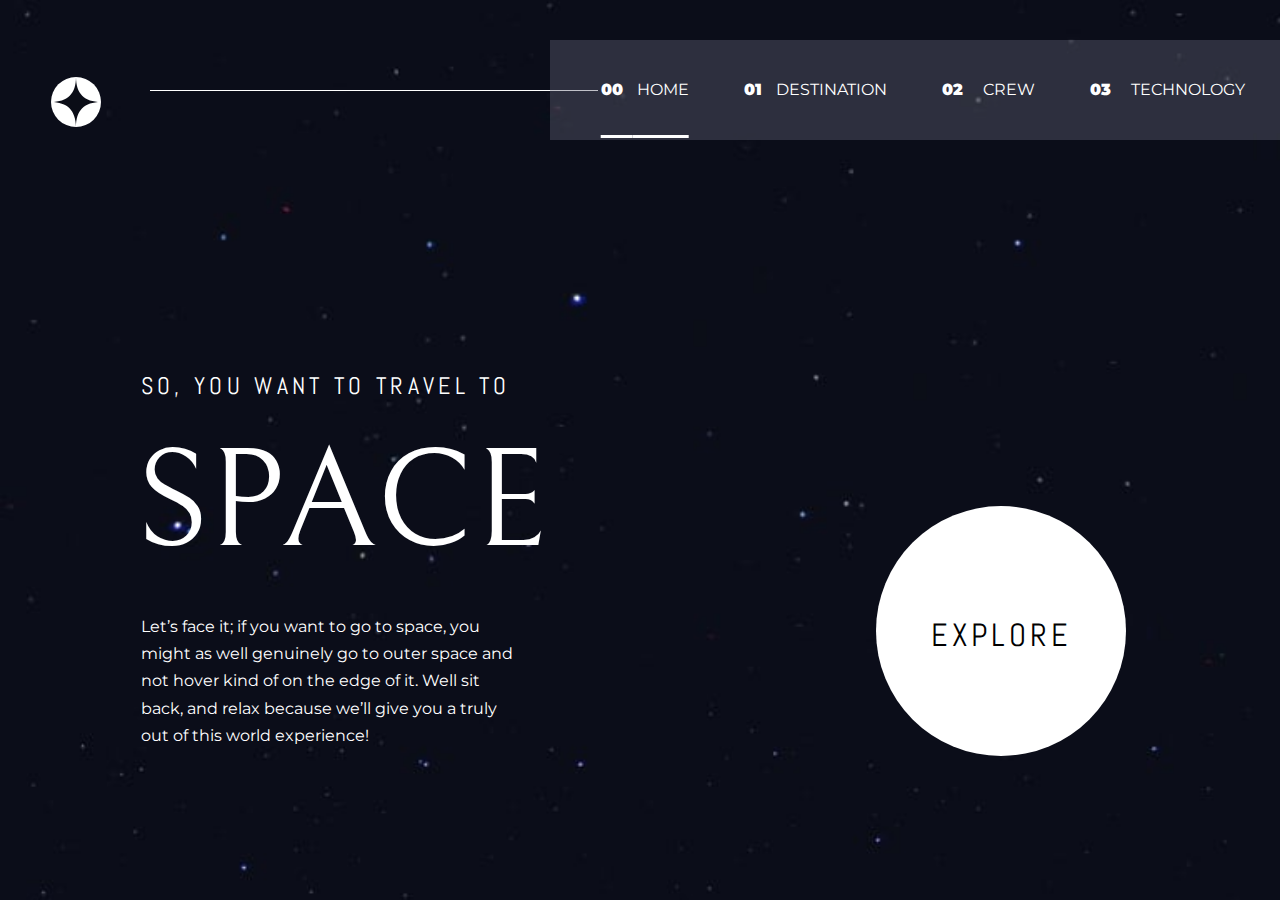
<file: index.html>
<!DOCTYPE html>

<html lang="en">

<head>

  <meta charset="UTF-8">
  <meta name="viewport" content="width=device-width, initial-scale=1.0">

  <link rel="icon" type="image/png" sizes="32x32" href="./assets/favicon-32x32.png">
  
  <title>Space Tourism Website</title>

  <link rel="stylesheet" href="styles/styles-home.css">
  <link rel="stylesheet" href="styles/all.css">

  <link rel="preconnect" href="https://fonts.googleapis.com"><link rel="preconnect" href="https://fonts.gstatic.com" crossorigin><link href="https://fonts.googleapis.com/css2?family=Abel&family=Montserrat:wght@200;400&family=Playfair+Display&display=swap" rel="stylesheet">
  <link rel="preconnect" href="https://fonts.googleapis.com"><link rel="preconnect" href="https://fonts.gstatic.com" crossorigin><link href="https://fonts.googleapis.com/css2?family=Bellefair&display=swap" rel="stylesheet">

  <style>
    body {
      background-image: url("assets/home/background-home-desktop.jpg");
      background-size: cover;
    }
    @media only screen and (max-width:1500px) {
      body {
        background-image: url("assets/home/background-home-tablet.jpg");
      } 
    }
  </style>

</head>

<body>

  <div class="logo">
    <img class="logo-img" src="assets/shared/logo.svg" alt="logo">
  </div>

  <div class="line"></div>

  <div class="navbar"></div>

  <div class="navbar-text">

    <a class="underline-title" href="index.html"><span class="numbers">00&nbsp&nbsp</span> HOME</a> 
    <a href="destination-moon.html"><span class="numbers">01&nbsp&nbsp</span> DESTINATION</a> 
    <a href="crew-commander.html"><span class="numbers">02 &nbsp&nbsp </span> CREW</a> 
    <a href="technology-vehicle.html" style="margin-right: -15px;"><span class="numbers">03 &nbsp&nbsp </span> TECHNOLOGY</a> 

  </div>


  <div class="title-home">
    
    <h2>SO, YOU WANT TO TRAVEL TO</h2>

    <h1>SPACE</h1>

    <p>Let’s face it; if you want to go to space, you might as well genuinely go to 
    outer space and not hover kind of on the edge of it. Well sit back, and relax 
    because we’ll give you a truly out of this world experience!</p>

  </div>

  <div class="explore">

    <h2><a href="destination-mars.html">EXPLORE</a></h2>

  </div>

</body>

</html>
</file>
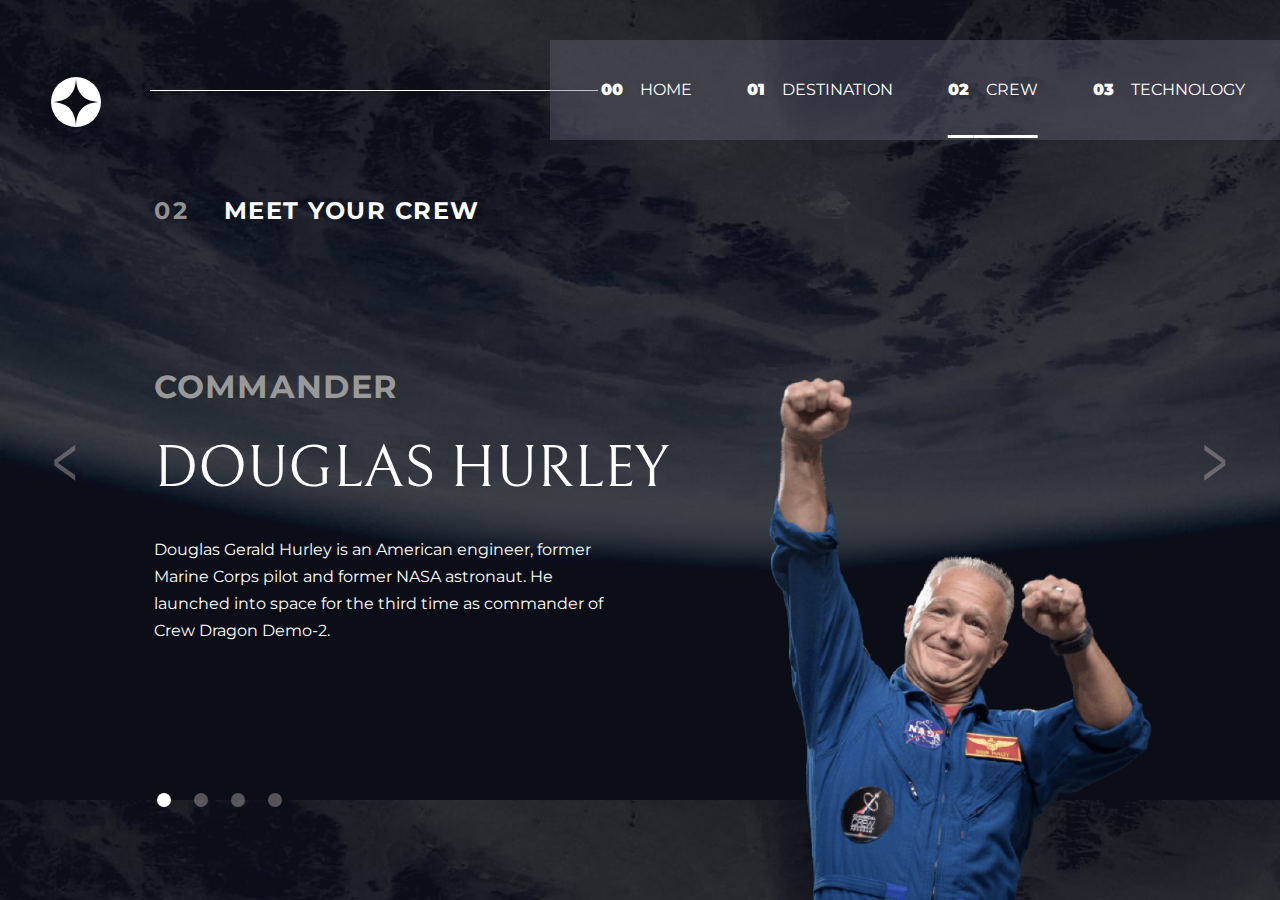
<file: crew-commander.html>
<!DOCTYPE html>
<html lang="en">
<head>
  
  <meta charset="UTF-8">
  <meta name="viewport" content="width=device-width, initial-scale=1.0">

  <link rel="icon" type="image/png" sizes="32x32" href="./assets/favicon-32x32.png">
  
  <title>Frontend Mentor | Space tourism website</title>

  <link rel="stylesheet" href="styles/styles-crew.css">
  <link rel="stylesheet" href="styles/all.css">

  <link rel="preconnect" href="https://fonts.googleapis.com"><link rel="preconnect" href="https://fonts.gstatic.com" crossorigin><link href="https://fonts.googleapis.com/css2?family=Abel&family=Montserrat:wght@200;400&family=Playfair+Display&display=swap" rel="stylesheet">
  <link rel="preconnect" href="https://fonts.googleapis.com"><link rel="preconnect" href="https://fonts.gstatic.com" crossorigin><link href="https://fonts.googleapis.com/css2?family=Bellefair&display=swap" rel="stylesheet">

  <style>
    body {
      background-image: url("assets/crew/background-crew-desktop.jpg");
      background-size: cover;
    }
    @media only screen and (max-width:800px) {
      body {
        background-image: url("assets/crew/background-crew-tablet.jpg");
      }
    }
  </style>

</head>
<body>

  <div class="logo">
    <img class="logo-img" src="assets/shared/logo.svg" alt="logo">
  </div>

  <div class="line"></div>

  <div class="navbar"></div>

  <div class="navbar-text">

    <a href="index.html"><span class="numbers">00 </span> &nbsp&nbsp HOME</a> 
    <a href="destination-moon.html"><span class="numbers">01 </span> &nbsp&nbsp DESTINATION</a> 
    <a class="underline-title" href="crew-commander.html"><span class="numbers">02 </span> &nbsp&nbsp CREW</a> 
    <a href="technology-vehicle.html" style="margin-right: -15px;"><span class="numbers">03 </span> &nbsp&nbsp TECHNOLOGY</a> 

  </div>

  <div class="title">
    <h2><span class="title-num">02</span>&nbsp&nbsp&nbsp MEET YOUR CREW</h2> 
  </div>

  <img class="picture" src="assets/crew/image-douglas-hurley.png" alt="">

  <div class="info">

    <h2>COMMANDER</h2>

    <h1>DOUGLAS HURLEY</h1>

    <p>Douglas Gerald Hurley is an American engineer, former Marine Corps pilot 
      and former NASA astronaut. He launched into space for the third time as 
      commander of Crew Dragon Demo-2.</p>

  </div>

  <a class="arrow left" href="#">&lt</a>
  <a class="arrow right next" href="crew-pilot.html">&gt</a>

  <div class="wheres">
    <table>
      <tr>
        <td><div class="where" style="background-color: white !important;"><a href="crew-commander.html">W</a></div></td>
        <td><div class="where"><a href="crew-pilot.html">W</a></div></td>
        <td><div class="where"><a href="crew-specialist.html">W</a></div></td>
        <td><div class="where"><a href="crew-engineer.html">W</a></div></td>
      </tr>
    </table>
  </div>

</body>
</html>
</file>
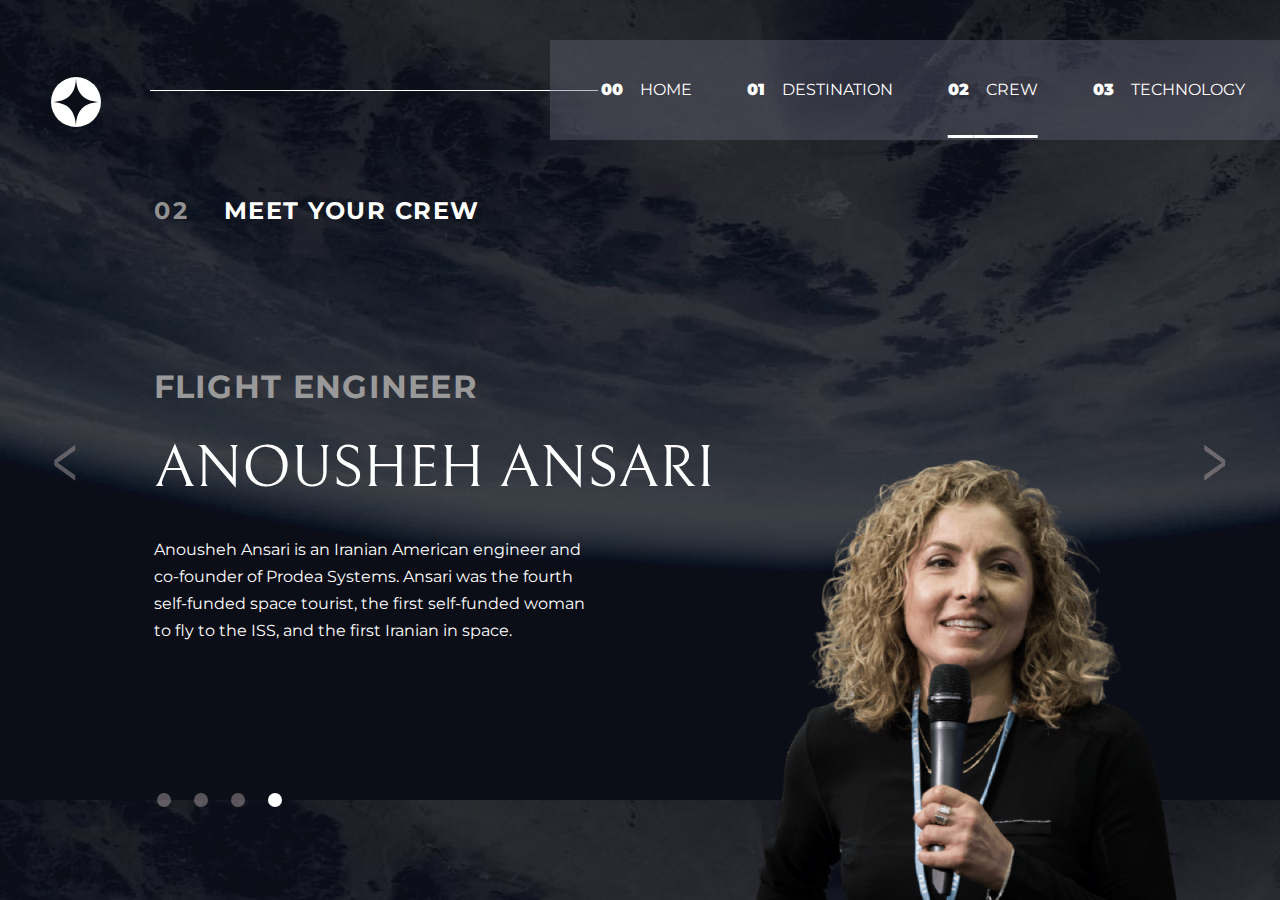
<file: crew-engineer.html>
<!DOCTYPE html>
<html lang="en">
<head>
  
  <meta charset="UTF-8">
  <meta name="viewport" content="width=device-width, initial-scale=1.0">

  <link rel="icon" type="image/png" sizes="32x32" href="./assets/favicon-32x32.png">
  
  <title>Frontend Mentor | Space tourism website</title>

  <link rel="stylesheet" href="styles/styles-crew.css">
  <link rel="stylesheet" href="styles/all.css">

  <link rel="preconnect" href="https://fonts.googleapis.com"><link rel="preconnect" href="https://fonts.gstatic.com" crossorigin><link href="https://fonts.googleapis.com/css2?family=Abel&family=Montserrat:wght@200;400&family=Playfair+Display&display=swap" rel="stylesheet">
  <link rel="preconnect" href="https://fonts.googleapis.com"><link rel="preconnect" href="https://fonts.gstatic.com" crossorigin><link href="https://fonts.googleapis.com/css2?family=Bellefair&display=swap" rel="stylesheet">

  <style>
    body {
      background-image: url("assets/crew/background-crew-desktop.jpg");
      background-size: cover;
    }
    @media only screen and (max-width:800px) {
      body {
        background-image: url("assets/crew/background-crew-tablet.jpg");
      }
    }
  </style>

</head>
<body>

  <div class="logo">
    <img class="logo-img" src="assets/shared/logo.svg" alt="logo">
  </div>

  <div class="line"></div>

  <div class="navbar"></div>

  <div class="navbar-text">

    <a href="index.html"><span class="numbers">00 </span> &nbsp&nbsp HOME</a> 
    <a href="destination-moon.html"><span class="numbers">01 </span> &nbsp&nbsp DESTINATION</a> 
    <a class="underline-title" href="crew-commander.html"><span class="numbers">02 </span> &nbsp&nbsp CREW</a> 
    <a href="technology-vehicle.html" style="margin-right: -15px;"><span class="numbers">03 </span> &nbsp&nbsp TECHNOLOGY</a> 

  </div>

  <div class="title">
    <h2><span class="title-num">02</span>&nbsp&nbsp&nbsp MEET YOUR CREW</h2> 
  </div>

  <img class="picture-engineer" src="assets/crew/image-anousheh-ansari.png" alt="">

  <div class="info">

    <h2>FLIGHT ENGINEER</h2>

    <h1>ANOUSHEH ANSARI</h1>

    <p>Anousheh Ansari is an Iranian American engineer and co-founder of Prodea Systems. 
      Ansari was the fourth self-funded space tourist, the first self-funded woman to 
      fly to the ISS, and the first Iranian in space. </p>

  </div>

  <a class="arrow left next" href="crew-specialist.html">&lt</a>
  <a class="arrow right" href="#">&gt</a>

  <div class="wheres">
    <table>
      <tr>
        <td><div class="where"><a href="crew-commander.html">W</a></div></td>
        <td><div class="where"><a href="crew-pilot.html">W</a></div></td>
        <td><div class="where"><a href="crew-specialist.html">W</a></div></td>
        <td><div class="where" style="background-color: white !important;"><a href="crew-engineer.html">W</a></div></td>
      </tr>
    </table>
  </div>

</body>
</html>
</file>
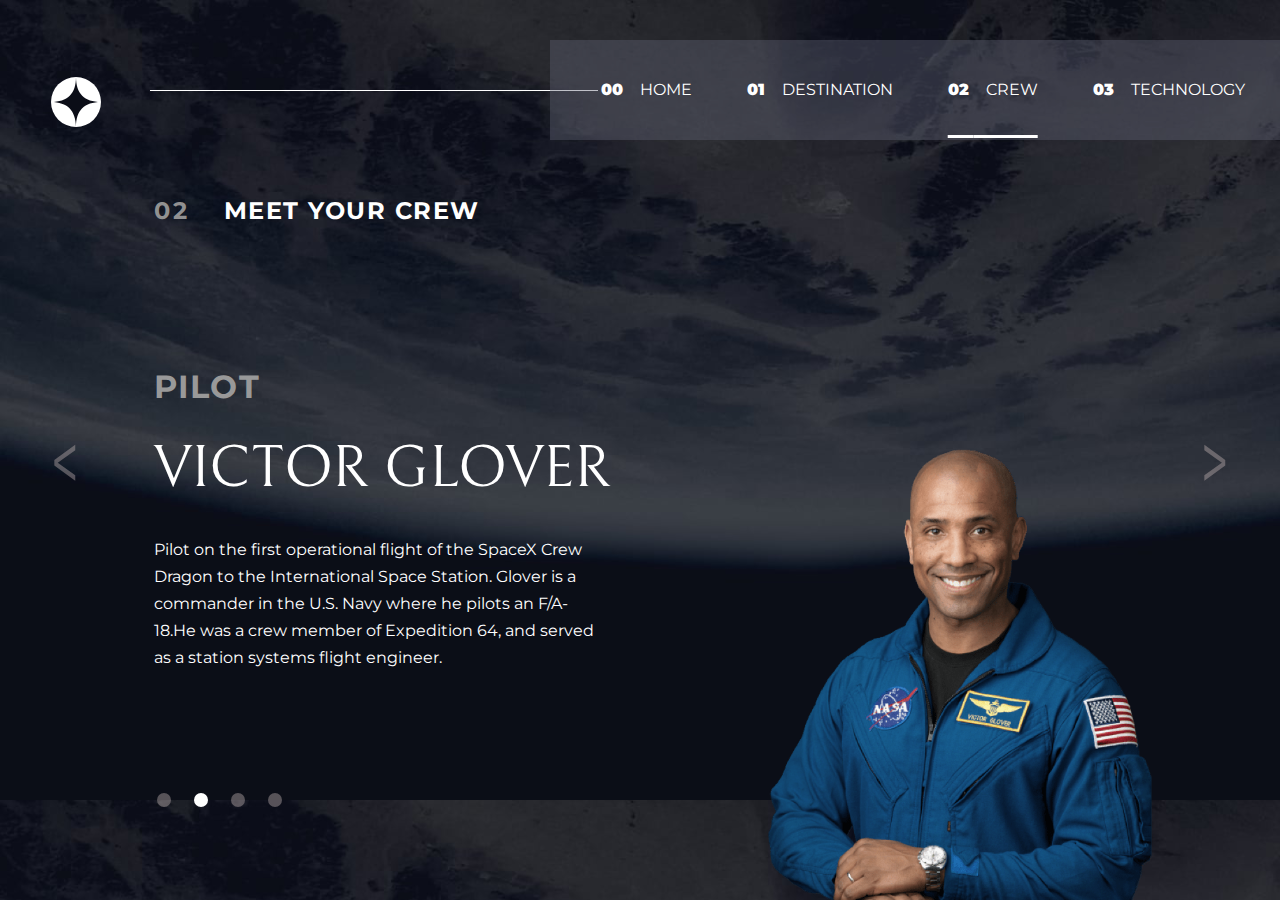
<file: crew-pilot.html>
<!DOCTYPE html>
<html lang="en">
<head>
  
  <meta charset="UTF-8">
  <meta name="viewport" content="width=device-width, initial-scale=1.0">

  <link rel="icon" type="image/png" sizes="32x32" href="./assets/favicon-32x32.png">
  
  <title>Frontend Mentor | Space tourism website</title>

  <link rel="stylesheet" href="styles/styles-crew.css">
  <link rel="stylesheet" href="styles/all.css">

  <link rel="preconnect" href="https://fonts.googleapis.com"><link rel="preconnect" href="https://fonts.gstatic.com" crossorigin><link href="https://fonts.googleapis.com/css2?family=Abel&family=Montserrat:wght@200;400&family=Playfair+Display&display=swap" rel="stylesheet">
  <link rel="preconnect" href="https://fonts.googleapis.com"><link rel="preconnect" href="https://fonts.gstatic.com" crossorigin><link href="https://fonts.googleapis.com/css2?family=Bellefair&display=swap" rel="stylesheet">

  <style>
    body {
      background-image: url("assets/crew/background-crew-desktop.jpg");
      background-size: cover;
    }
    @media only screen and (max-width:800px) {
      body {
        background-image: url("assets/crew/background-crew-tablet.jpg");
      }
    }
  </style>

</head>
<body>

  <div class="logo">
    <img class="logo-img" src="assets/shared/logo.svg" alt="logo">
  </div>

  <div class="line"></div>

  <div class="navbar"></div>

  <div class="navbar-text">

    <a href="index.html"><span class="numbers">00 </span> &nbsp&nbsp HOME</a> 
    <a href="destination-moon.html"><span class="numbers">01 </span> &nbsp&nbsp DESTINATION</a> 
    <a class="underline-title" href="crew-commander.html"><span class="numbers">02 </span> &nbsp&nbsp CREW</a> 
    <a href="technology-vehicle.html" style="margin-right: -15px;"><span class="numbers">03 </span> &nbsp&nbsp TECHNOLOGY</a> 

  </div>

  <div class="title">
    <h2><span class="title-num">02</span>&nbsp&nbsp&nbsp MEET YOUR CREW</h2> 
  </div>

  <img class="picture" src="assets/crew/image-victor-glover.png" alt="">

  <div class="info">

    <h2>PILOT</h2>

    <h1>VICTOR GLOVER</h1>

    <p>Pilot on the first operational flight of the SpaceX Crew Dragon to the 
      International Space Station. Glover is a commander in the U.S. Navy where 
      he pilots an F/A-18.He was a crew member of Expedition 64, and served as a 
      station systems flight engineer. </p>

  </div>

  <a class="arrow left next" href="crew-commander.html">&lt</a>
  <a class="arrow right next" href="crew-specialist.html">&gt</a>

  <div class="wheres">
    <table>
      <tr>
        <td><div class="where"><a href="crew-commander.html">W</a></div></td>
        <td><div class="where" style="background-color: white !important;"><a href="crew-pilot.html">W</a></div></td>
        <td><div class="where"><a href="crew-specialist.html">W</a></div></td>
        <td><div class="where"><a href="crew-engineer.html">W</a></div></td>
      </tr>
    </table>
  </div>
  
</body>
</html>
</file>
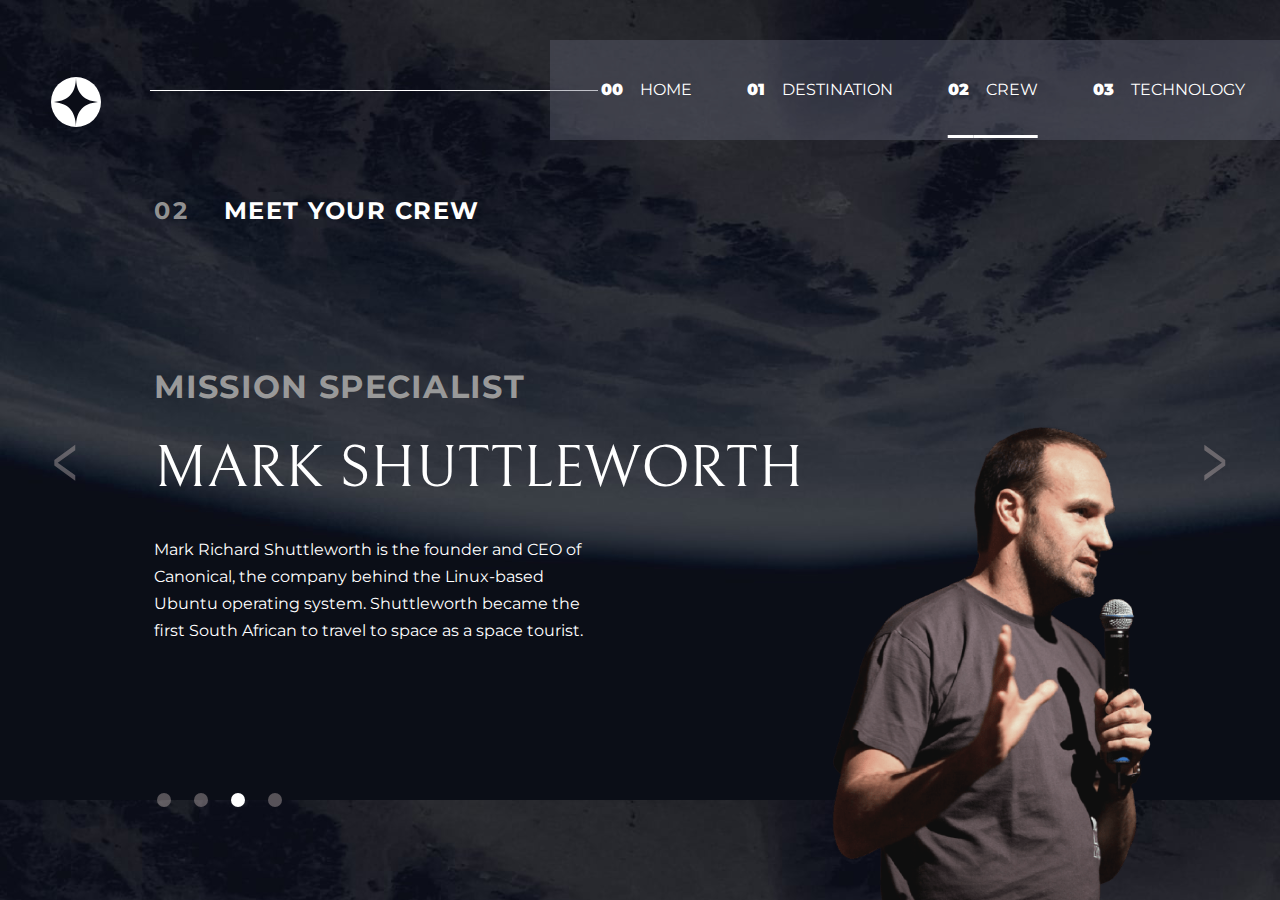
<file: crew-specialist.html>
<!DOCTYPE html>
<html lang="en">
<head>
  
  <meta charset="UTF-8">
  <meta name="viewport" content="width=device-width, initial-scale=1.0">

  <link rel="icon" type="image/png" sizes="32x32" href="./assets/favicon-32x32.png">
  
  <title>Frontend Mentor | Space tourism website</title>

  <link rel="stylesheet" href="styles/styles-crew.css">
  <link rel="stylesheet" href="styles/all.css">

  <link rel="preconnect" href="https://fonts.googleapis.com"><link rel="preconnect" href="https://fonts.gstatic.com" crossorigin><link href="https://fonts.googleapis.com/css2?family=Abel&family=Montserrat:wght@200;400&family=Playfair+Display&display=swap" rel="stylesheet">
  <link rel="preconnect" href="https://fonts.googleapis.com"><link rel="preconnect" href="https://fonts.gstatic.com" crossorigin><link href="https://fonts.googleapis.com/css2?family=Bellefair&display=swap" rel="stylesheet">

  <style>
    body {
      background-image: url("assets/crew/background-crew-desktop.jpg");
      background-size: cover;
    }
    @media only screen and (max-width:800px) {
      body {
        background-image: url("assets/crew/background-crew-tablet.jpg");
      }
    }
  </style>

<body>

  <div class="logo">
    <img class="logo-img" src="assets/shared/logo.svg" alt="logo">
  </div>

  <div class="line"></div>

  <div class="navbar"></div>

  <div class="navbar-text">

    <a href="index.html"><span class="numbers">00 </span> &nbsp&nbsp HOME</a> 
    <a href="destination-moon.html"><span class="numbers">01 </span> &nbsp&nbsp DESTINATION</a> 
    <a class="underline-title" href="crew-commander.html"><span class="numbers">02 </span> &nbsp&nbsp CREW</a> 
    <a href="technology-vehicle.html" style="margin-right: -15px;"><span class="numbers">03 </span> &nbsp&nbsp TECHNOLOGY</a> 

  </div>

  <div class="title">
    <h2><span class="title-num">02</span>&nbsp&nbsp&nbsp MEET YOUR CREW</h2> 
  </div>

  <img class="picture-specialist" src="assets/crew/image-mark-shuttleworth.png" alt="">

  <div class="info">

    <h2>MISSION SPECIALIST</h2>

    <h1>MARK SHUTTLEWORTH</h1>

    <p>Mark Richard Shuttleworth is the founder and CEO of Canonical, the company behind 
      the Linux-based Ubuntu operating system. Shuttleworth became the first South 
      African to travel to space as a space tourist.</p>

  </div>

  <a class="arrow left next" href="crew-pilot.html">&lt</a>
  <a class="arrow right next" href="crew-engineer.html">&gt</a>

  <div class="wheres">
    <table>
      <tr>
        <td><div class="where"><a href="crew-commander.html">W</a></div></td>
        <td><div class="where"><a href="crew-pilot.html">W</a></div></td>
        <td><div class="where" style="background-color: white !important;"><a href="crew-specialist.html">W</a></div></td>
        <td><div class="where"><a href="crew-engineer.html">W</a></div></td>
      </tr>
    </table>
  </div>

</body>
</html>
</file>
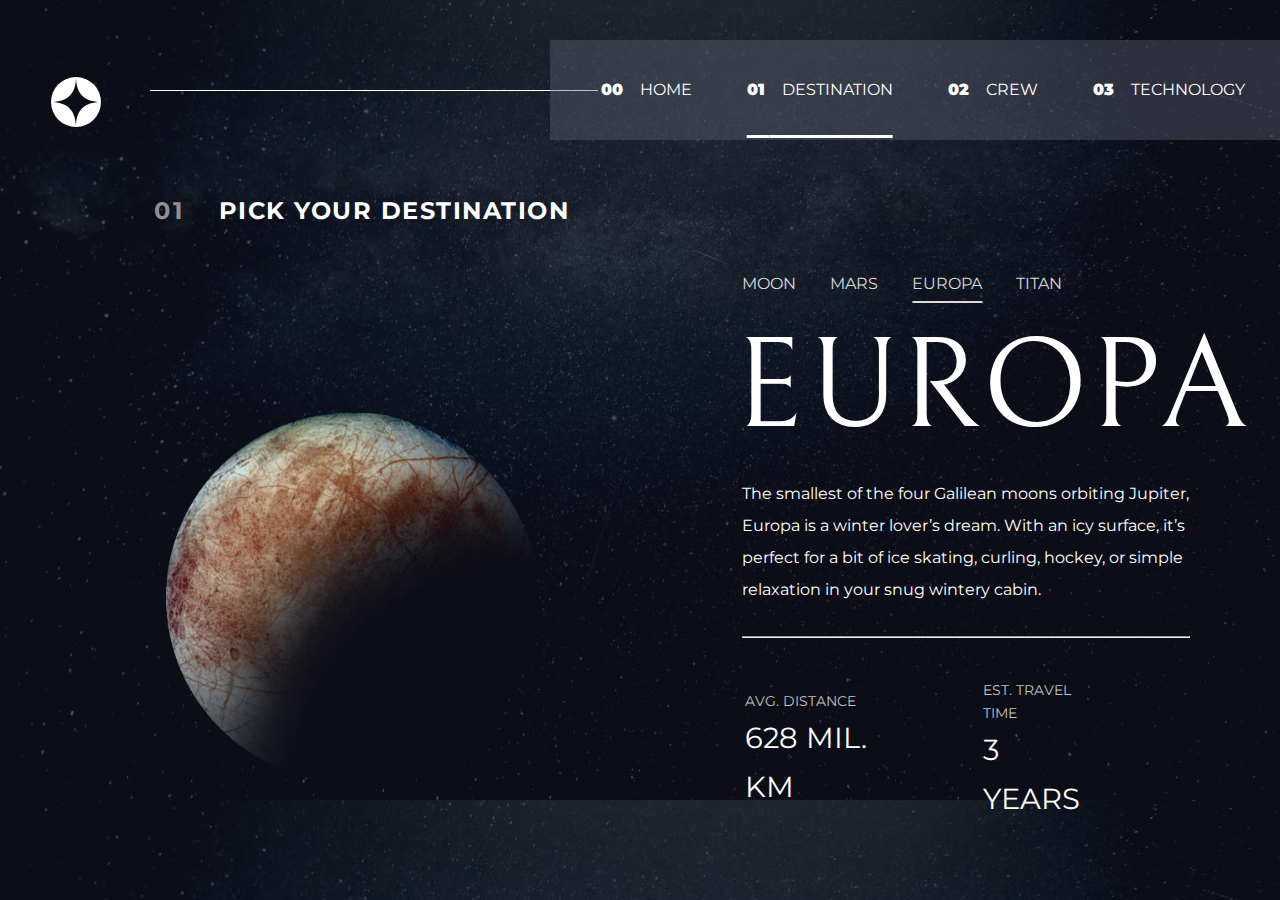
<file: destination-europa.html>
<!DOCTYPE html>
<html lang="en">
<head>
  
  <meta charset="UTF-8">
  <meta name="viewport" content="width=device-width, initial-scale=1.0">

  <link rel="icon" type="image/png" sizes="32x32" href="./assets/favicon-32x32.png">
  
  <title>Frontend Mentor | Space tourism website</title>

  <link rel="stylesheet" href="styles/styles-destination.css">
  <link rel="stylesheet" href="styles/all.css">

  <link rel="preconnect" href="https://fonts.googleapis.com"><link rel="preconnect" href="https://fonts.gstatic.com" crossorigin><link href="https://fonts.googleapis.com/css2?family=Abel&family=Montserrat:wght@200;400&family=Playfair+Display&display=swap" rel="stylesheet">
  <link rel="preconnect" href="https://fonts.googleapis.com"><link rel="preconnect" href="https://fonts.gstatic.com" crossorigin><link href="https://fonts.googleapis.com/css2?family=Bellefair&display=swap" rel="stylesheet">

  <style>
    body {
      background-image: url("assets/destination/background-destination-desktop.jpg");
      background-size: cover;
    }
    @media only screen and (max-width:800px) {
      body {
        background-image: url("assets/destination/background-destination-tablet.jpg");
      }
    }
  </style>

</head>
<body>

  <div class="logo">
    <img class="logo-img" src="assets/shared/logo.svg" alt="logo">
  </div>

  <div class="line"></div>

  <div class="navbar"></div>

  <div class="navbar-text">

    <a href="index.html"><span class="numbers">00 </span> &nbsp&nbsp HOME</a> 
    <a href="destination-mars.html" class="underline-title"><span class="numbers">01 </span> &nbsp&nbsp DESTINATION</a> 
    <a href="crew-commander.html"><span class="numbers">02 </span> &nbsp&nbsp CREW</a> 
    <a href="technology-vehicle.html" style="margin-right: -15px;"><span class="numbers">03 </span> &nbsp&nbsp TECHNOLOGY</a> 

  </div>

  <div class="title">
    <h2><span class="title-num">01</span>&nbsp&nbsp&nbsp PICK YOUR DESTINATION</h2> 
  </div>

  <img class="planet" src="assets/destination/image-europa.png" alt="">
  
  <div class="planet-info">

    <a href="destination-moon.html">MOON</a>
    <a href="destination-mars.html">MARS</a>
    <a href="destination-europa.html" style="text-decoration: underline !important; text-underline-offset: 12px; text-decoration-thickness: 2px !important;">EUROPA</a>
    <a href="destination-titan.html">TITAN</a>

    <h1>EUROPA</h1>

    <p class="description">The smallest of the four Galilean moons orbiting Jupiter, Europa is a 
      winter lover’s dream. With an icy surface, it’s perfect for a bit of 
      ice skating, curling, hockey, or simple relaxation in your snug 
      wintery cabin.</p> 

    <hr class="destination-line">

    <table>
      <tr>
        <td>
          <p class="what">AVG. DISTANCE</p> 
          <p class="this">628 MIL. KM</p> 
        </td>
        <td>
          <p class="what">EST. TRAVEL TIME</p> 
          <p class="this">3 YEARS</p> 
        </td>
      </tr>
    </table>

  </div>

</body>
</html>
</file>
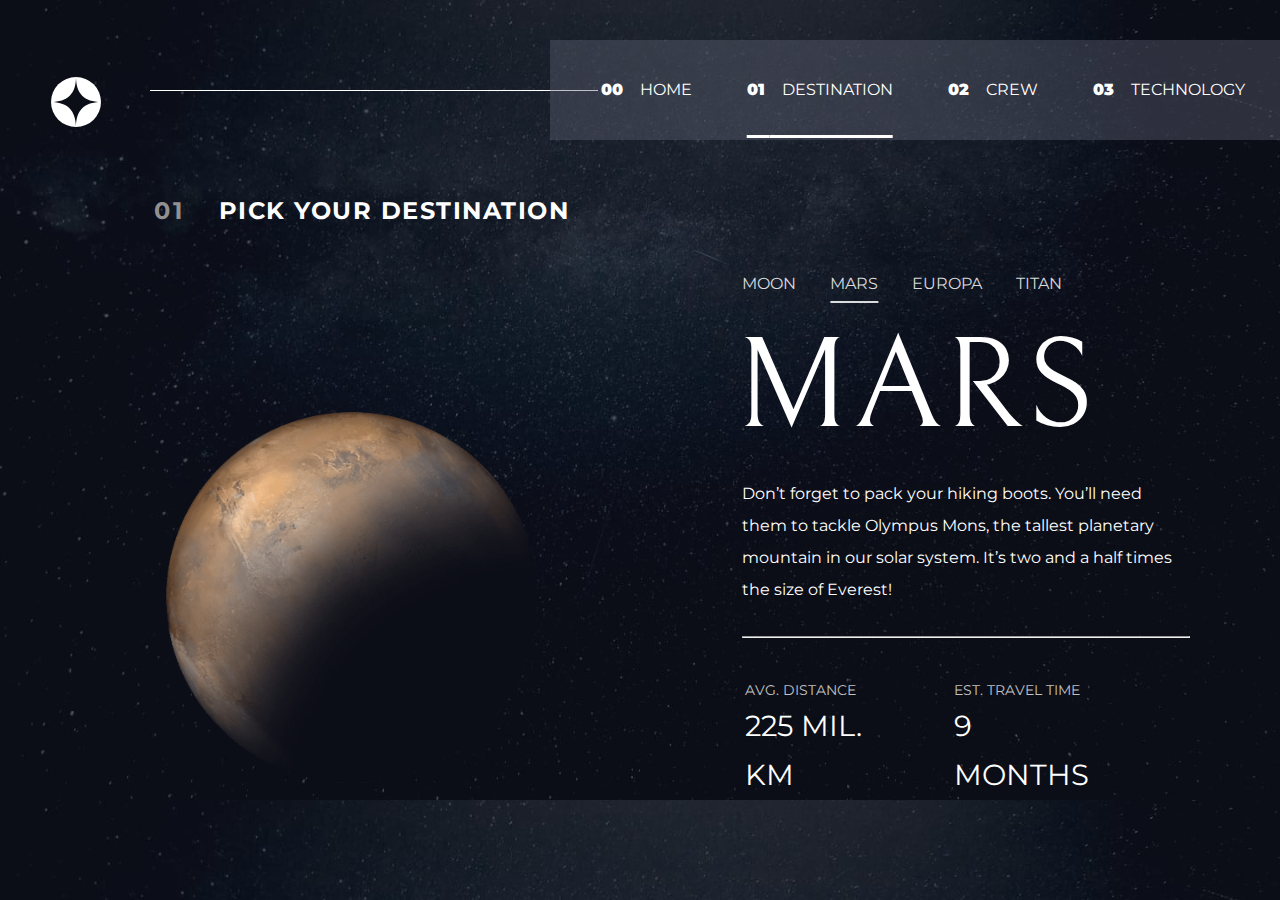
<file: destination-mars.html>
<!DOCTYPE html>
<html lang="en">
<head>

  <meta charset="UTF-8">
  <meta name="viewport" content="width=device-width, initial-scale=1.0">

  <link rel="icon" type="image/png" sizes="32x32" href="./assets/favicon-32x32.png">
  
  <title>Frontend Mentor | Space tourism website</title>

  <link rel="stylesheet" href="styles/styles-destination.css">
  <link rel="stylesheet" href="styles/all.css">

  <link rel="preconnect" href="https://fonts.googleapis.com"><link rel="preconnect" href="https://fonts.gstatic.com" crossorigin><link href="https://fonts.googleapis.com/css2?family=Abel&family=Montserrat:wght@200;400&family=Playfair+Display&display=swap" rel="stylesheet">
  <link rel="preconnect" href="https://fonts.googleapis.com"><link rel="preconnect" href="https://fonts.gstatic.com" crossorigin><link href="https://fonts.googleapis.com/css2?family=Bellefair&display=swap" rel="stylesheet">

  <style>
    body {
      background-image: url("assets/destination/background-destination-desktop.jpg");
      background-size: cover;
    }
    @media only screen and (max-width:800px) {
      body {
        background-image: url("assets/destination/background-destination-tablet.jpg");
      }
    }
  </style>

</head>
<body>

  <div class="logo">
    <img class="logo-img" src="assets/shared/logo.svg" alt="logo">
  </div>

  <div class="line"></div>

  <div class="navbar"></div>

  <div class="navbar-text">

    <a href="index.html"><span class="numbers">00 </span> &nbsp&nbsp HOME</a> 
    <a href="destination-mars.html" class="underline-title"><span class="numbers">01 </span> &nbsp&nbsp DESTINATION</a> 
    <a href="crew-commander.html"><span class="numbers">02 </span> &nbsp&nbsp CREW</a> 
    <a href="technology-vehicle.html" style="margin-right: -15px;"><span class="numbers">03 </span> &nbsp&nbsp TECHNOLOGY</a> 

  </div>

  <div class="title">
    <h2><span class="title-num">01</span>&nbsp&nbsp&nbsp PICK YOUR DESTINATION</h2> 
  </div>

  <img class="planet" src="assets/destination/image-mars.png" alt="">
  
  <div class="planet-info">

    <a href="destination-moon.html">MOON</a>
    <a href="destination-mars.html" style="text-decoration: underline !important; text-underline-offset: 12px; text-decoration-thickness: 2px !important;">MARS</a>
    <a href="destination-europa.html">EUROPA</a>
    <a href="destination-titan.html">TITAN</a>

    <h1>MARS</h1>

    <p class="description">Don’t forget to pack your hiking boots. You’ll need them to tackle Olympus Mons, 
      the tallest planetary mountain in our solar system. It’s two and a half times 
      the size of Everest!</p> 

    <hr class="destination-line">

    <table>
      <tr>
        <td>
          <p class="what">AVG. DISTANCE</p> 
          <p class="this">225 MIL. KM</p> 
        </td>
        <td>
          <p class="what">EST. TRAVEL TIME</p> 
          <p class="this">9 MONTHS</p> 
        </td>
      </tr>
    </table>

  </div>

</body>
</html>
</file>
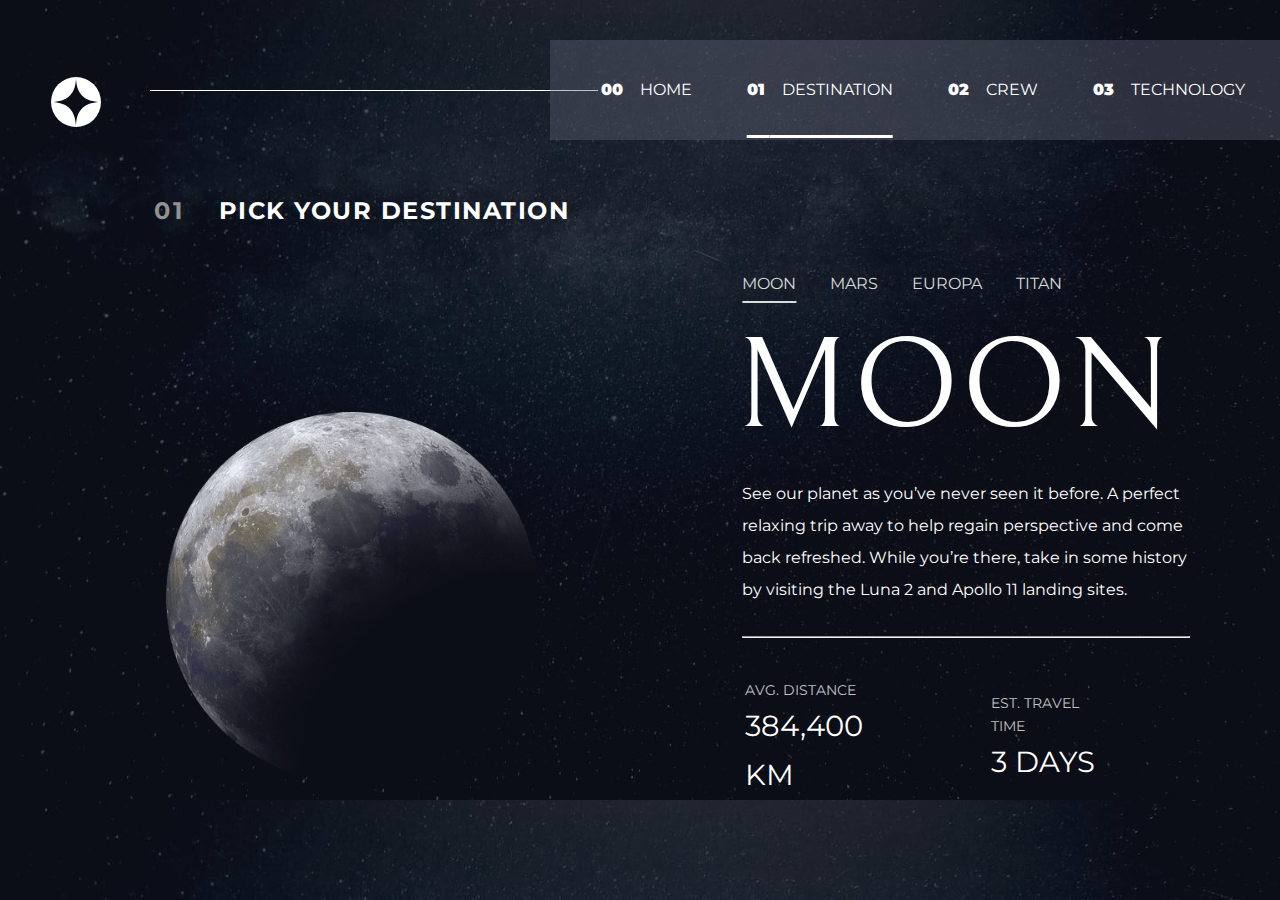
<file: destination-moon.html>
<!DOCTYPE html>
<html lang="en">
<head>
  
  <meta charset="UTF-8">
  <meta name="viewport" content="width=device-width, initial-scale=1.0">

  <link rel="icon" type="image/png" sizes="32x32" href="./assets/favicon-32x32.png">
  
  <title>Frontend Mentor | Space tourism website</title>

  <link rel="stylesheet" href="styles/styles-destination.css">
  <link rel="stylesheet" href="styles/all.css">

  <link rel="preconnect" href="https://fonts.googleapis.com"><link rel="preconnect" href="https://fonts.gstatic.com" crossorigin><link href="https://fonts.googleapis.com/css2?family=Abel&family=Montserrat:wght@200;400&family=Playfair+Display&display=swap" rel="stylesheet">
  <link rel="preconnect" href="https://fonts.googleapis.com"><link rel="preconnect" href="https://fonts.gstatic.com" crossorigin><link href="https://fonts.googleapis.com/css2?family=Bellefair&display=swap" rel="stylesheet">

  <style>
    body {
      background-image: url("assets/destination/background-destination-desktop.jpg");
      background-size: cover;
    }
    @media only screen and (max-width:800px) {
      body {
        background-image: url("assets/destination/background-destination-tablet.jpg");
      }
    }
  </style>

</head>
<body>

  <div class="logo">
    <img class="logo-img" src="assets/shared/logo.svg" alt="logo">
  </div>

  <div class="line"></div>

  <div class="navbar"></div>

  <div class="navbar-text">

    <a href="index.html"><span class="numbers">00 </span> &nbsp&nbsp HOME</a> 
    <a href="destination-mars.html" class="underline-title"><span class="numbers">01 </span> &nbsp&nbsp DESTINATION</a> 
    <a href="crew-commander.html"><span class="numbers">02 </span> &nbsp&nbsp CREW</a> 
    <a href="technology-vehicle.html" style="margin-right: -15px;"><span class="numbers">03 </span> &nbsp&nbsp TECHNOLOGY</a> 

  </div>

  <div class="title">
    <h2><span class="title-num">01</span>&nbsp&nbsp&nbsp PICK YOUR DESTINATION</h2> 
  </div>

  <img class="planet" src="assets/destination/image-moon.png" alt="">

  <div class="planet-info">

    <a href="destination-moon.html" style="text-decoration: underline !important; text-underline-offset: 12px; text-decoration-thickness: 2px !important;">MOON</a>
    <a href="destination-mars.html">MARS</a>
    <a href="destination-europa.html">EUROPA</a>
    <a href="destination-titan.html">TITAN</a>

    <h1>MOON</h1>

    <p class="description">See our planet as you’ve never seen it before. A perfect relaxing trip away to help 
      regain perspective and come back refreshed. While you’re there, take in some history 
      by visiting the Luna 2 and Apollo 11 landing sites.</p> 

    <hr class="destination-line">

    <table>
      <tr>
        <td>
          <p class="what">AVG. DISTANCE</p> 
          <p class="this">384,400 KM</p> 
        </td>
        <td>
          <p class="what">EST. TRAVEL TIME</p> 
          <p class="this">3 DAYS</p> 
        </td>
      </tr>
    </table>

  </div>

</body>
</html>
</file>
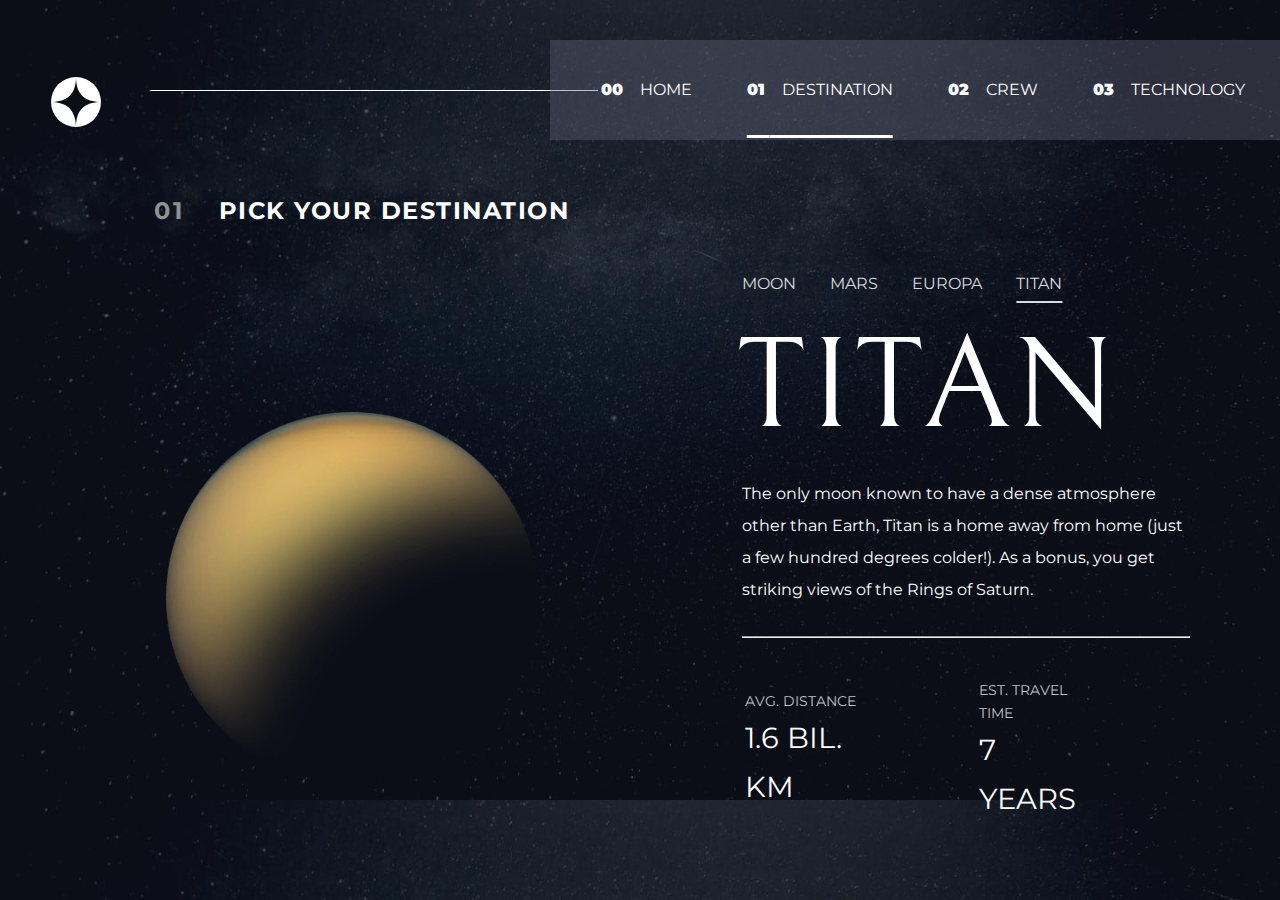
<file: destination-titan.html>
<!DOCTYPE html>
<html lang="en">
<head>
  
  <meta charset="UTF-8">
  <meta name="viewport" content="width=device-width, initial-scale=1.0">

  <link rel="icon" type="image/png" sizes="32x32" href="./assets/favicon-32x32.png">
  
  <title>Frontend Mentor | Space tourism website</title>

  <link rel="stylesheet" href="styles/styles-destination.css">
  <link rel="stylesheet" href="styles/all.css">

  <link rel="preconnect" href="https://fonts.googleapis.com"><link rel="preconnect" href="https://fonts.gstatic.com" crossorigin><link href="https://fonts.googleapis.com/css2?family=Abel&family=Montserrat:wght@200;400&family=Playfair+Display&display=swap" rel="stylesheet">
  <link rel="preconnect" href="https://fonts.googleapis.com"><link rel="preconnect" href="https://fonts.gstatic.com" crossorigin><link href="https://fonts.googleapis.com/css2?family=Bellefair&display=swap" rel="stylesheet">

  <style>
    body {
      background-image: url("assets/destination/background-destination-desktop.jpg");
      background-size: cover;
    }
    @media only screen and (max-width:800px) {
      body {
        background-image: url("assets/destination/background-destination-tablet.jpg");
      }
    }
  </style>

</head>
<body>

  <div class="logo">
    <img class="logo-img" src="assets/shared/logo.svg" alt="logo">
  </div>

  <div class="line"></div>

  <div class="navbar"></div>

  <div class="navbar-text">

    <a href="index.html"><span class="numbers">00 </span> &nbsp&nbsp HOME</a> 
    <a href="destination-mars.html" class="underline-title"><span class="numbers">01 </span> &nbsp&nbsp DESTINATION</a> 
    <a href="crew-commander.html"><span class="numbers">02 </span> &nbsp&nbsp CREW</a> 
    <a href="technology-vehicle.html" style="margin-right: -15px;"><span class="numbers">03 </span> &nbsp&nbsp TECHNOLOGY</a> 

  </div>

  <div class="title">
    <h2><span class="title-num">01</span>&nbsp&nbsp&nbsp PICK YOUR DESTINATION</h2> 
  </div>

  <img class="planet" src="assets/destination/image-titan.png" alt="">
  
  <div class="planet-info">

    <a href="destination-moon.html">MOON</a>
    <a href="destination-mars.html">MARS</a>
    <a href="destination-europa.html">EUROPA</a>
    <a href="destination-titan.html" style="text-decoration: underline !important; text-underline-offset: 12px; text-decoration-thickness: 2px !important;">TITAN</a>

    <h1>TITAN</h1>

    <p class="description">The only moon known to have a dense atmosphere other than Earth, Titan 
      is a home away from home (just a few hundred degrees colder!). As a 
      bonus, you get striking views of the Rings of Saturn.</p> 

    <hr class="destination-line">

    <table>
      <tr>
        <td>
          <p class="what">AVG. DISTANCE</p> 
          <p class="this">1.6 BIL. KM</p> 
        </td>
        <td>
          <p class="what">EST. TRAVEL TIME</p> 
          <p class="this">7 YEARS</p> 
        </td>
      </tr>
    </table>

  </div>

</body>
</html>
</file>
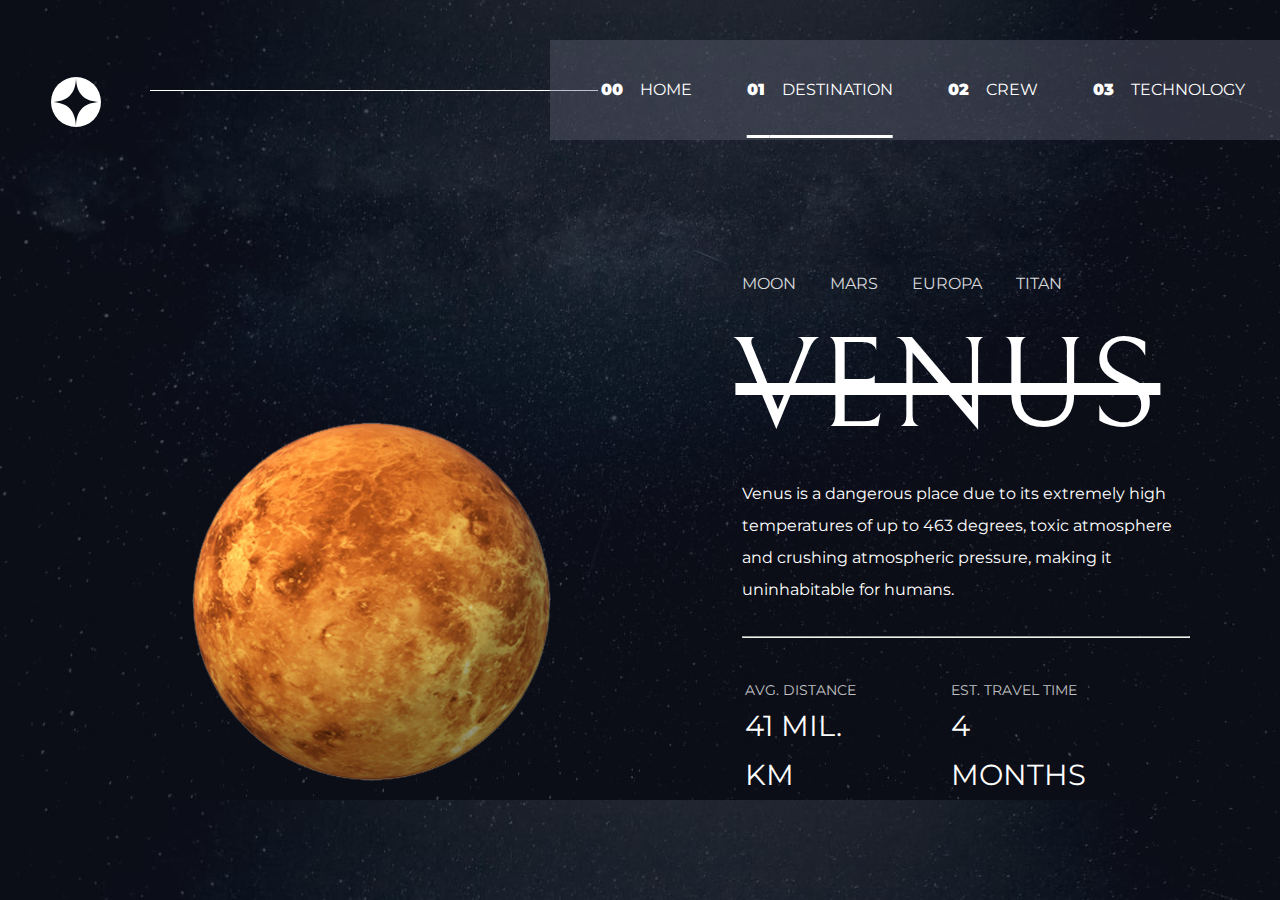
<file: explore-destination-venus.html>
<!DOCTYPE html>
<html lang="en">
<head>
  
  <meta charset="UTF-8">
  <meta name="viewport" content="width=device-width, initial-scale=1.0">

  <link rel="icon" type="image/png" sizes="32x32" href="./assets/favicon-32x32.png">
  
  <title>Frontend Mentor | Space tourism website</title>

  <link rel="stylesheet" href="styles/styles-destination.css">
  <link rel="stylesheet" href="styles/all.css">

  <link rel="preconnect" href="https://fonts.googleapis.com"><link rel="preconnect" href="https://fonts.gstatic.com" crossorigin><link href="https://fonts.googleapis.com/css2?family=Abel&family=Montserrat:wght@200;400&family=Playfair+Display&display=swap" rel="stylesheet">
  <link rel="preconnect" href="https://fonts.googleapis.com"><link rel="preconnect" href="https://fonts.gstatic.com" crossorigin><link href="https://fonts.googleapis.com/css2?family=Bellefair&display=swap" rel="stylesheet">

  <style>
    body {
      background-image: url("assets/destination/background-destination-desktop.jpg");
      background-size: cover;
    }
  </style>

</head>
<body>

  <div class="logo">
    <img class="logo-img" src="assets/shared/logo.svg" alt="logo">
  </div>

  <div class="line"></div>

  <div class="navbar"></div>

  <div class="navbar-text">

    <a href="index.html"><span class="numbers">00 </span> &nbsp&nbsp HOME</a> 
    <a href="destination-mars.html" class="underline-title"><span class="numbers">01 </span> &nbsp&nbsp DESTINATION</a> 
    <a href="crew-commander.html"><span class="numbers">02 </span> &nbsp&nbsp CREW</a> 
    <a href="technology-vehicle.html" style="margin-right: -15px;"><span class="numbers">03 </span> &nbsp&nbsp TECHNOLOGY</a> 

  </div>

  <img class="planet-venus s" src="assets/explore/venus.png" alt="">
  
  <div class="planet-info">

    <a href="destination-moon.html">MOON</a>
    <a href="destination-mars.html">MARS</a>
    <a href="destination-europa.html">EUROPA</a>
    <a href="destination-titan.html">TITAN</a>

    <h1 style="text-decoration: line-through;">VENUS</h1>

    <p class="description">Venus is a dangerous place due to its extremely 
        high temperatures of up to 463 degrees, toxic atmosphere and crushing atmospheric 
        pressure, making it uninhabitable for humans.</p> 

    <hr class="destination-line">

    <table>
      <tr>
        <td>
          <p class="what">AVG. DISTANCE</p> 
          <p class="this">41 MIL. KM</p> 
        </td>
        <td>
          <p class="what">EST. TRAVEL TIME</p> 
          <p class="this">4 MONTHS</p> 
        </td>
      </tr>
    </table>

  </div>

</body>
</html>
</file>
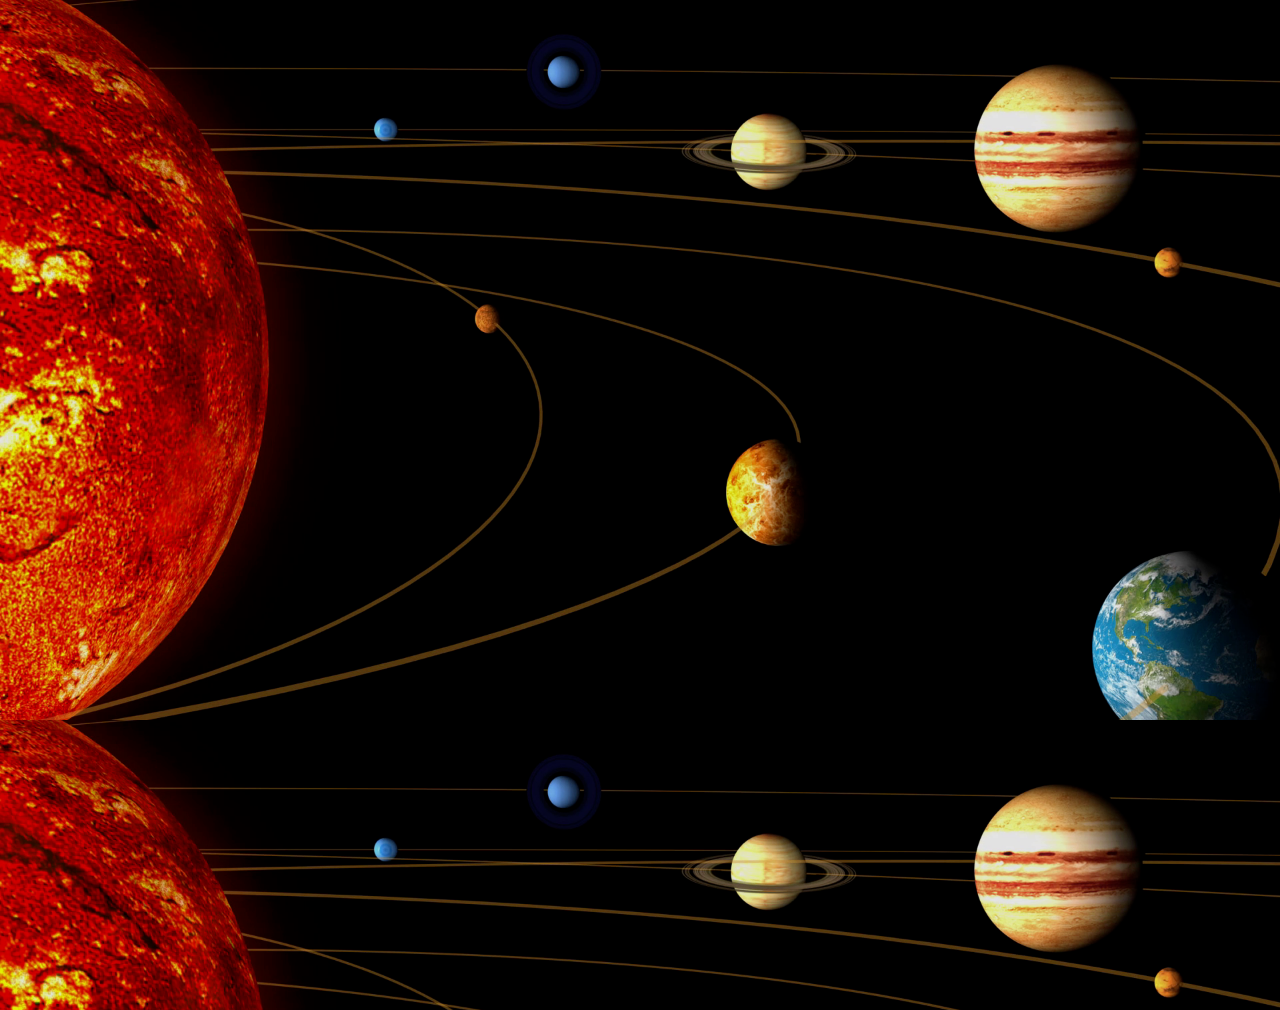
<file: explore.html>
<!DOCTYPE html>

<html lang="en">

<head>

  <meta charset="UTF-8">
  <meta name="viewport" content="width=device-width, initial-scale=1.0">

  <link rel="icon" type="image/png" sizes="32x32" href="./assets/favicon-32x32.png">
  
  <title>Space Tourism Website</title>

  <link rel="stylesheet" href="styles/styles-solar-system.css">
  <link rel="stylesheet" href="styles/all.css">

  <link rel="preconnect" href="https://fonts.googleapis.com"><link rel="preconnect" href="https://fonts.gstatic.com" crossorigin><link href="https://fonts.googleapis.com/css2?family=Abel&family=Montserrat:wght@200;400&family=Playfair+Display&display=swap" rel="stylesheet">
  <link rel="preconnect" href="https://fonts.googleapis.com"><link rel="preconnect" href="https://fonts.gstatic.com" crossorigin><link href="https://fonts.googleapis.com/css2?family=Bellefair&display=swap" rel="stylesheet">

  <style>
    body {
      background-image: url("assets/explore/solar-system.png");
      background-size: cover;
    }
    @media only screen and (max-width:800px) {
      body {
        background-image: url("assets/home/background-home-tablet.jpg");
      } 
    }
  </style>

</head>

<body>

    <div class="mercury">
        <a href="#">W</a>
    </div>

    <div class="venus">
        <a href="explore-destination-venus.html">W</a>
    </div>

    <div class="earth">
        <a href="#">W</a>
    </div>

    <div class="mars">
        <a href="destination-mars.html">W</a>
    </div>

    <div class="jupiter">
        <a href="#">W</a>
    </div>

    <div class="saturn">
        <a href="#">W</a>
    </div>

</body>

</html>
</file>
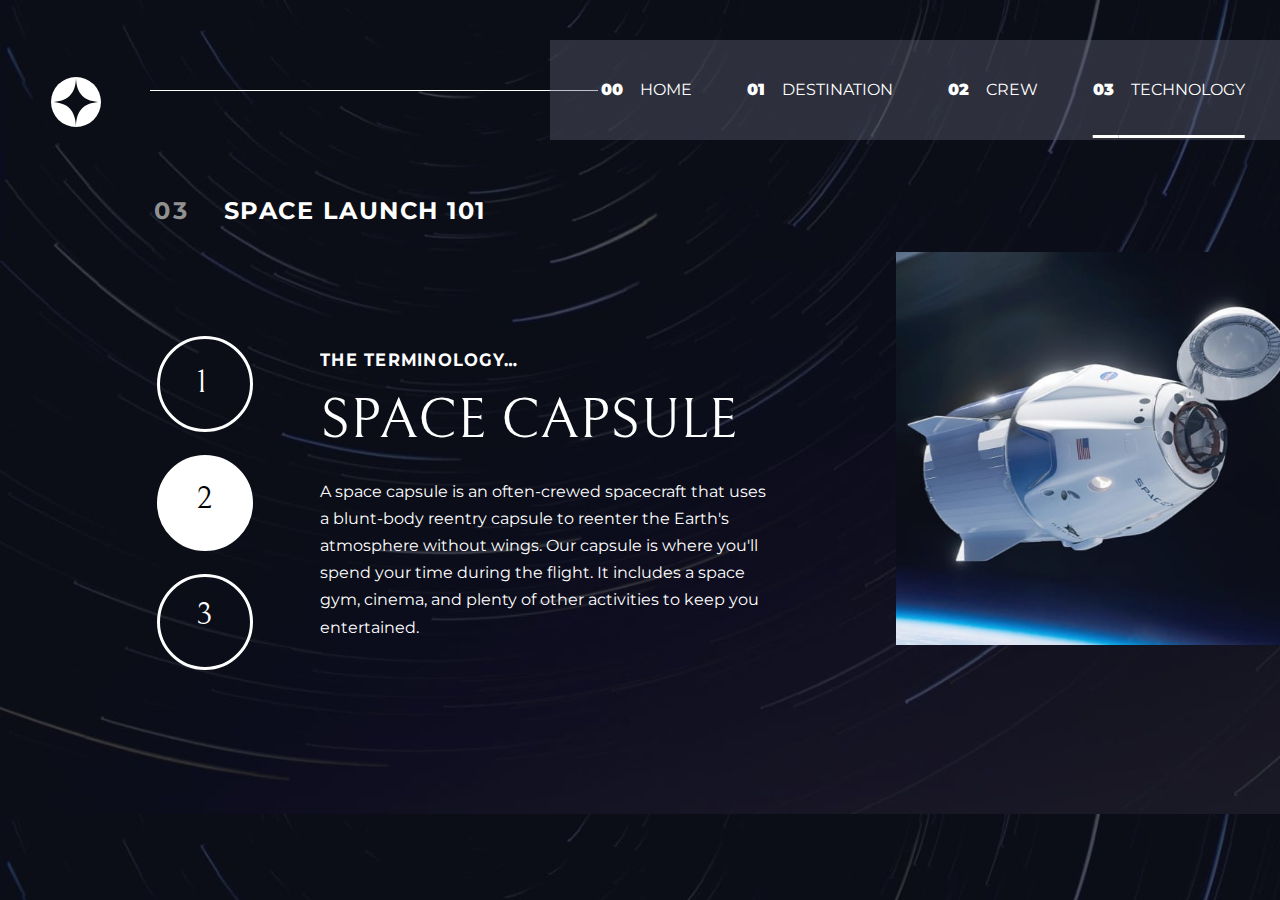
<file: technology-capsule.html>
<!DOCTYPE html>
<html lang="en">
<head>
  
  <meta charset="UTF-8">
  <meta name="viewport" content="width=device-width, initial-scale=1.0">

  <link rel="icon" type="image/png" sizes="32x32" href="./assets/favicon-32x32.png">
  
  <title>Frontend Mentor | Space tourism website</title>

  <link rel="stylesheet" href="styles/styles-technology.css">
  <link rel="stylesheet" href="styles/all.css">

  <link rel="preconnect" href="https://fonts.googleapis.com"><link rel="preconnect" href="https://fonts.gstatic.com" crossorigin><link href="https://fonts.googleapis.com/css2?family=Abel&family=Montserrat:wght@200;400&family=Playfair+Display&display=swap" rel="stylesheet">
  <link rel="preconnect" href="https://fonts.googleapis.com"><link rel="preconnect" href="https://fonts.gstatic.com" crossorigin><link href="https://fonts.googleapis.com/css2?family=Bellefair&display=swap" rel="stylesheet">

  <style>
    body {
      background-image: url("assets/technology/background-technology-desktop.jpg");
      background-size: cover;
    }
    @media only screen and (max-width:800px) {
      body {
        background-image: url("assets/technology/background-technology-tablet.jpg");
      }
    }
  </style>

</head>
<body>

  <div class="logo">
    <img class="logo-img" src="assets/shared/logo.svg" alt="logo">
  </div>

  <div class="line"></div>

  <div class="navbar"></div>

  <div class="navbar-text">

    <a href="index.html"><span class="numbers">00 </span> &nbsp&nbsp HOME</a> 
    <a href="destination-moon.html"><span class="numbers">01 </span> &nbsp&nbsp DESTINATION</a> 
    <a href="crew-commander.html"><span class="numbers">02 </span> &nbsp&nbsp CREW</a> 
    <a class="underline-title" href="technology-vehicle.html" style="margin-right: -15px;"><span class="numbers">03 </span> &nbsp&nbsp TECHNOLOGY</a> 

  </div>

  <div class="title">
    <h2><span class="title-num">03</span>&nbsp&nbsp&nbsp SPACE LAUNCH 101</h2> 
  </div>

  <table class="whichs">
    <tr>
      <td><div class="which-circle"></div></td>
    </tr>
    <tr>
      <td><div style="background-color: white;" class="which-circle"></div></td>
    </tr>
    <tr>
      <td><div class="which-circle"></div></td>
    </tr>
  </table>

  <table class="whichs">
    <tr>
      <td><div class="which-num"><a href="technology-vehicle.html"><h1>1</h1></a></div></td>
    </tr>
    <tr>
      <td><div class="which-num"><a href="technology-capsule.html"><h1 style="color: black !important;">2</h1></a></div></td>
    </tr>
    <tr>
      <td><div class="which-num"><a href="technology-spaceport.html"><h1>3</h1></a></div></td>
    </tr>
  </table>

  <div class="content">

    <h2>THE TERMINOLOGY…</h2>

    <h1>SPACE CAPSULE</h1>

    <p>A space capsule is an often-crewed spacecraft that uses a blunt-body reentry 
      capsule to reenter the Earth's atmosphere without wings. Our capsule is where 
      you'll spend your time during the flight. It includes a space gym, cinema, 
      and plenty of other activities to keep you entertained.</p>

  </div>

  <img class="technology-image" src="assets/technology/image-space-capsule-portrait.jpg" alt="">

  <div class="pic-circle">

    <img src="assets/technology/image-space-capsule-landscape.jpg" alt="">

    <p>w</p>
  
    <table class="whichs2">
      <tr>
        <td><div class="which-circle which2-circle"></div></td>
        <td><div class="which-circle which2-circle"></div></td>
        <td><div style="background-color: white;" class="which-circle which2-circle"></div></td>
      </tr>
    </table>
    <table class="whichs2">
      <tr>
        <td><div class="which-num"><a href="technology-vehicle.html"><h1>1</h1></a></div></td>
        <td><div class="which-num"><a href="technology-spaceport.html"><h1>2</h1></a></div></td>
        <td><div class="which-num"><a href="technology-capsule.html"><h1 style="color: black !important;">3</h1></a></div></td>
      </tr>
    </table>

  </div>

</body>
</html>
</file>
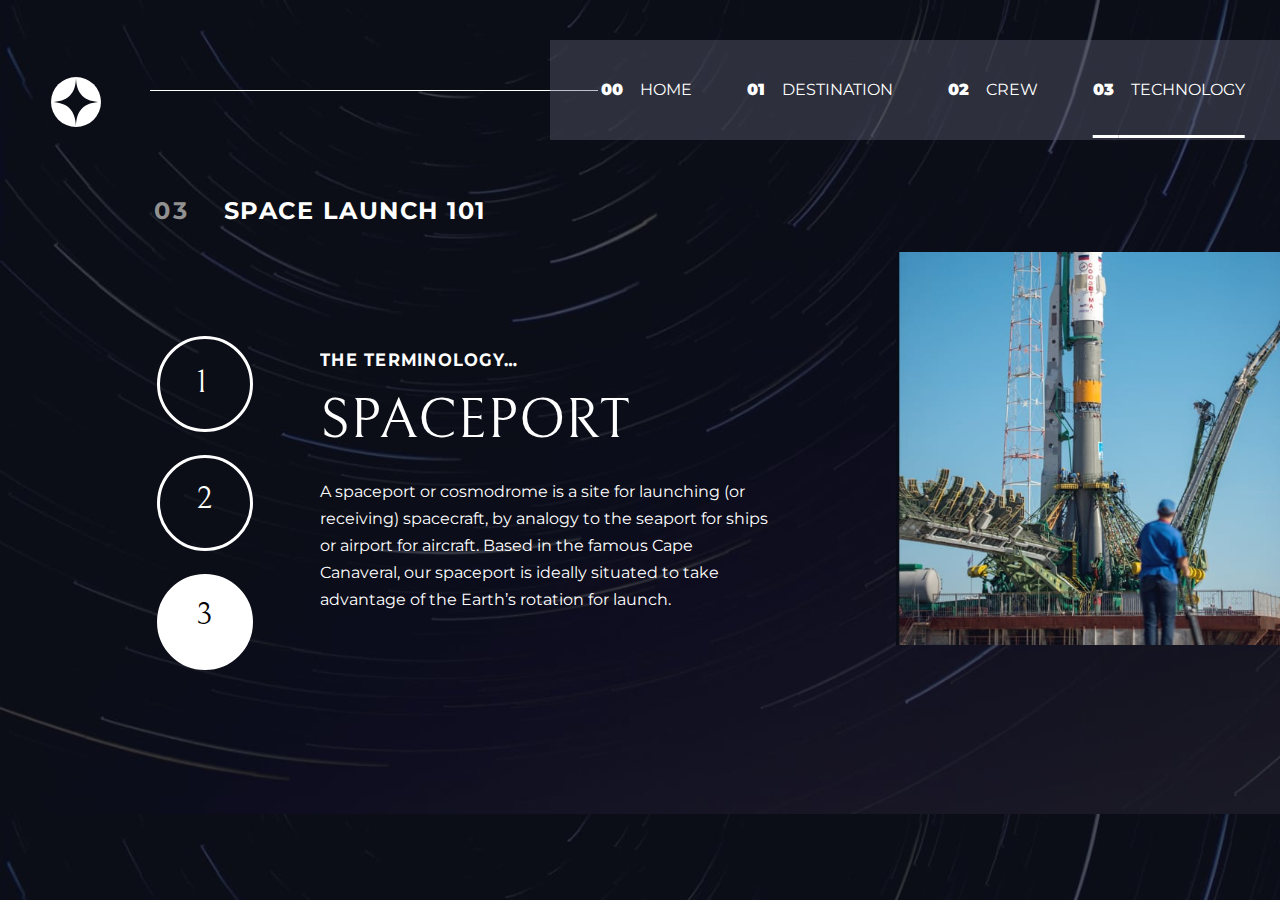
<file: technology-spaceport.html>
<!DOCTYPE html>
<html lang="en">
<head>
  
  <meta charset="UTF-8">
  <meta name="viewport" content="width=device-width, initial-scale=1.0">

  <link rel="icon" type="image/png" sizes="32x32" href="./assets/favicon-32x32.png">
  
  <title>Frontend Mentor | Space tourism website</title>

  <link rel="stylesheet" href="styles/styles-technology.css">
  <link rel="stylesheet" href="styles/all.css">

  <link rel="preconnect" href="https://fonts.googleapis.com"><link rel="preconnect" href="https://fonts.gstatic.com" crossorigin><link href="https://fonts.googleapis.com/css2?family=Abel&family=Montserrat:wght@200;400&family=Playfair+Display&display=swap" rel="stylesheet">
  <link rel="preconnect" href="https://fonts.googleapis.com"><link rel="preconnect" href="https://fonts.gstatic.com" crossorigin><link href="https://fonts.googleapis.com/css2?family=Bellefair&display=swap" rel="stylesheet">

  <style>
    body {
      background-image: url("assets/technology/background-technology-desktop.jpg");
      background-size: cover;
    }
    @media only screen and (max-width:800px) {
      body {
        background-image: url("assets/technology/background-technology-tablet.jpg");
      }
    }
  </style>

</head>
<body>

  <div class="logo">
    <img class="logo-img" src="assets/shared/logo.svg" alt="logo">
  </div>

  <div class="line"></div>

  <div class="navbar"></div>

  <div class="navbar-text">

    <a href="index.html"><span class="numbers">00 </span> &nbsp&nbsp HOME</a> 
    <a href="destination-moon.html"><span class="numbers">01 </span> &nbsp&nbsp DESTINATION</a> 
    <a href="crew-commander.html"><span class="numbers">02 </span> &nbsp&nbsp CREW</a> 
    <a class="underline-title" href="technology-vehicle.html" style="margin-right: -15px;"><span class="numbers">03 </span> &nbsp&nbsp TECHNOLOGY</a> 

  </div>

  <div class="title">
    <h2><span class="title-num">03</span>&nbsp&nbsp&nbsp SPACE LAUNCH 101</h2> 
  </div>

  <table class="whichs">
    <tr>
      <td><div class="which-circle"></div></td>
    </tr>
    <tr>
      <td><div class="which-circle"></div></td>
    </tr>
    <tr>
      <td><div style="background-color: white;" class="which-circle"></div></td>
    </tr>
  </table>

  <table class="whichs">
    <tr>
      <td><div class="which-num"><a href="technology-vehicle.html"><h1>1</h1></a></div></td>
    </tr>
    <tr>
      <td><div class="which-num"><a href="technology-capsule.html"><h1>2</h1></a></div></td>
    </tr>
    <tr>
      <td><div class="which-num"><a href="technology-spaceport.html"><h1 style="color: black !important;">3</h1></a></div></td>
    </tr>
  </table>

  <div class="content">

    <h2>THE TERMINOLOGY…</h2>

    <h1>SPACEPORT</h1>

    <p>A spaceport or cosmodrome is a site for launching (or receiving) spacecraft, 
      by analogy to the seaport for ships or airport for aircraft. Based in the 
      famous Cape Canaveral, our spaceport is ideally situated to take advantage 
      of the Earth’s rotation for launch.</p>

  </div>

  <img class="technology-image" src="assets/technology/image-spaceport-portrait.jpg" alt="">


  <div class="pic-circle">

    <img src="assets/technology/image-spaceport-landscape.jpg" alt="">

    <p>w</p>
  
    <table class="whichs2">
      <tr>
        <td><div class="which-circle which2-circle"></div></td>
        <td><div style="background-color: white;" class="which-circle which2-circle"></div></td>
        <td><div class="which-circle which2-circle"></div></td>
      </tr>
    </table>
    <table class="whichs2">
      <tr>
        <td><div class="which-num"><a href="technology-vehicle.html"><h1>1</h1></a></div></td>
        <td><div class="which-num"><a href="technology-spaceport.html"><h1 style="color: black !important;">2</h1></a></div></td>
        <td><div class="which-num"><a href="technology-capsule.html"><h1 >3</h1></a></div></td>
      </tr>
    </table>

  </div>

</body>
</html>
</file>
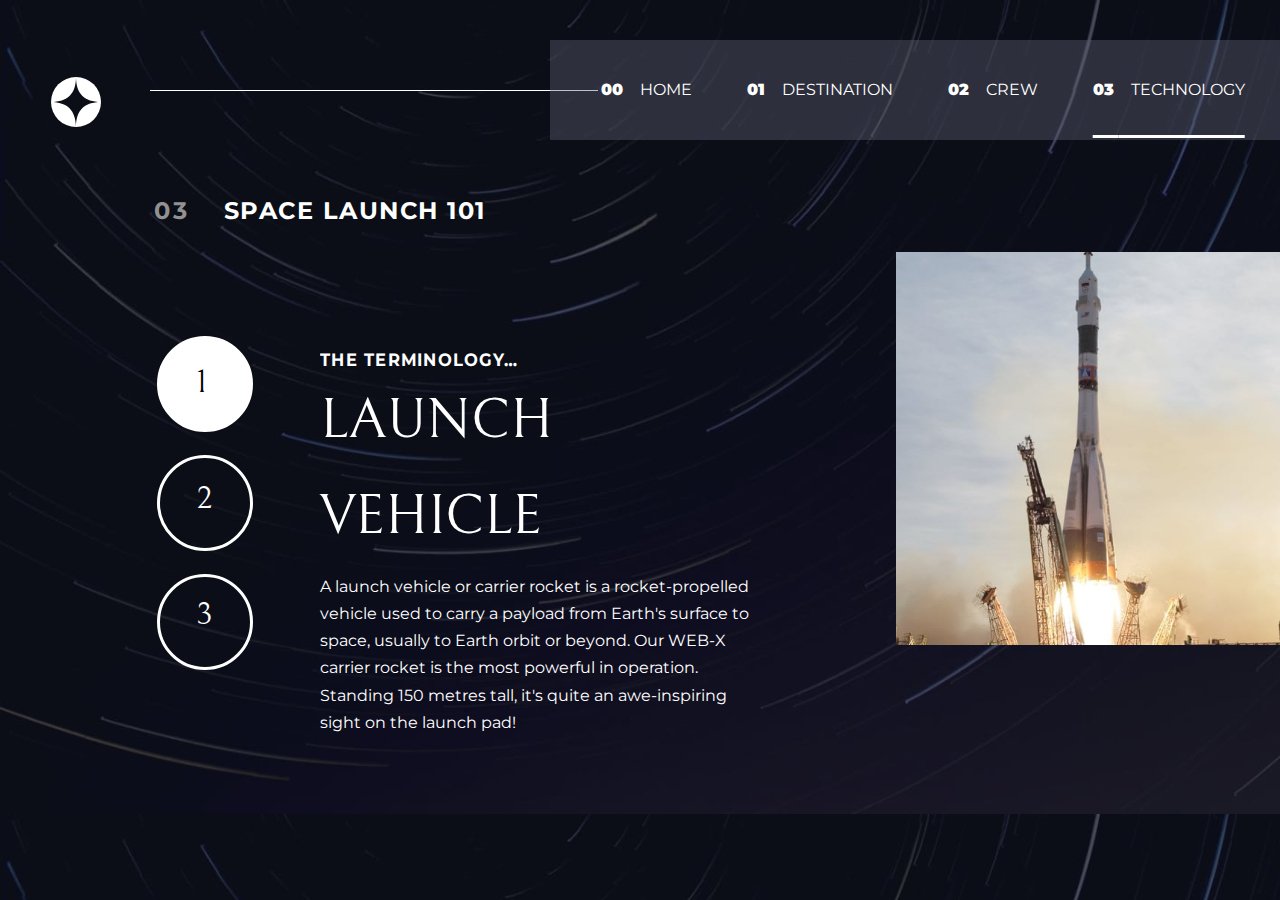
<file: technology-vehicle.html>
<!DOCTYPE html>
<html lang="en">
<head>
  
  <meta charset="UTF-8">
  <meta name="viewport" content="width=device-width, initial-scale=1.0">

  <link rel="icon" type="image/png" sizes="32x32" href="./assets/favicon-32x32.png">
  
  <title>Frontend Mentor | Space tourism website</title>

  <link rel="stylesheet" href="styles/styles-technology.css">
  <link rel="stylesheet" href="styles/all.css">

  <link rel="preconnect" href="https://fonts.googleapis.com"><link rel="preconnect" href="https://fonts.gstatic.com" crossorigin><link href="https://fonts.googleapis.com/css2?family=Abel&family=Montserrat:wght@200;400&family=Playfair+Display&display=swap" rel="stylesheet">
  <link rel="preconnect" href="https://fonts.googleapis.com"><link rel="preconnect" href="https://fonts.gstatic.com" crossorigin><link href="https://fonts.googleapis.com/css2?family=Bellefair&display=swap" rel="stylesheet">

  <style>
    body {
      background-image: url("assets/technology/background-technology-desktop.jpg");
      background-size: cover;
    }
    @media only screen and (max-width:800px) {
      body {
        background-image: url("assets/technology/background-technology-tablet.jpg");
      }
    }
  </style>

</head>
<body>

  <div class="logo">
    <img class="logo-img" src="assets/shared/logo.svg" alt="logo">
  </div>

  <div class="line"></div>

  <div class="navbar"></div>

  <div class="navbar-text">

    <a href="index.html"><span class="numbers">00 </span> &nbsp&nbsp HOME</a> 
    <a href="destination-moon.html"><span class="numbers">01 </span> &nbsp&nbsp DESTINATION</a> 
    <a href="crew-commander.html"><span class="numbers">02 </span> &nbsp&nbsp CREW</a> 
    <a class="underline-title" href="technology-vehicle.html" style="margin-right: -15px;"><span class="numbers">03 </span> &nbsp&nbsp TECHNOLOGY</a> 

  </div>

  <div class="title">
    <h2><span class="title-num">03</span>&nbsp&nbsp&nbsp SPACE LAUNCH 101</h2> 
  </div>

  <table class="whichs">
    <tr>
      <td><div style="background-color: white;" class="which-circle"></div></td>
    </tr>
    <tr>
      <td><div class="which-circle"></div></td>
    </tr>
    <tr>
      <td><div class="which-circle"></div></td>
    </tr>
  </table>

  <table class="whichs">
    <tr>
      <td><div class="which-num"><a href="technology-vehicle.html"><h1 style="color: black !important;">1</h1></a></div></td>
    </tr>
    <tr>
      <td><div class="which-num"><a href="technology-capsule.html"><h1>2</h1></a></div></td>
    </tr>
    <tr>
      <td><div class="which-num"><a href="technology-spaceport.html"><h1>3</h1></a></div></td>
    </tr>
  </table>


  <div class="content">

    <h2>THE TERMINOLOGY…</h2>

    <h1>LAUNCH VEHICLE</h1>

    <p>A launch vehicle or carrier rocket is a rocket-propelled vehicle used to carry a 
      payload from Earth's surface to space, usually to Earth orbit or beyond. Our 
      WEB-X carrier rocket is the most powerful in operation. Standing 150 metres tall, 
      it's quite an awe-inspiring sight on the launch pad!</p>

  </div>

  <img class="technology-image" src="assets/technology/image-launch-vehicle-portrait.jpg" alt="">


  <div class="pic-circle">

    <img src="assets/technology/image-launch-vehicle-landscape.jpg" alt="">

    <p>w</p>
  
    <table class="whichs2">
      <tr>
        <td><div style="background-color: white;" class="which-circle which2-circle"></div></td>
        <td><div class="which-circle which2-circle"></div></td>
        <td><div class="which-circle which2-circle"></div></td>
      </tr>
    </table>
    <table class="whichs2">
      <tr>
        <td><div class="which-num"><a href="technology-vehicle.html"><h1 style="color: black !important;">1</h1></a></div></td>
        <td><div class="which-num"><a href="technology-spaceport.html"><h1>2</h1></a></div></td>
        <td><div class="which-num"><a href="technology-capsule.html"><h1 >3</h1></a></div></td>
      </tr>
    </table>

  </div>


</body>
</html>
</file>
<file: styles/styles-home.css>
.title-home {
    position: absolute;
    bottom: 15%;
    left: 11%;
    width: 30%;
}

.title-home h1 {
    font-size: 8.7rem;
    margin-top: 0;
    margin-bottom: -10px;
    font-family: 'Bellefair', serif;
    font-weight: lighter;
    margin-left: -6px;
}

.title-home h2 {
    line-height: 0;
    margin-bottom: 0;
    letter-spacing: 0.27rem;
    font-family: 'Abel', sans-serif;
    font-weight: lighter;
}

.title-home p {
    margin-top: 0;
}


.explore {
    background-color: white;
    border-radius: 100%;
    position: absolute;
    bottom: 16%;
    right: 12%;
    width: 250px;
    height: 250px;
}

.explore h2 {
    font-size: 2rem;
    color: black;
    text-align: center;
    font-family: 'Abel', sans-serif;
    font-weight: lighter;
    letter-spacing: 0.27rem;
    position: relative;
    top: 75px;
}

.explore a {
    text-decoration: none;
    color: black;
}

.explore h2:hover {
    top: 70px;
    font-weight: bolder;
    font-size: 2.2rem;
}

@media only screen and (max-width:800px) {
    .title-home {
        width: 70%;
        top: 22%;
        left: 15%;
    }
    .title-home h2 {
        text-align: center;
    }
    .title-home h1 {
        margin-top: -20px;
        text-align: center;
    }
    .title-home p {
        margin-top: -50px;
        text-align: center;
    }
    .explore {
        bottom: 5%;
        left: 33%;
        width: 200px;
        height: 200px;
    }
    .explore h2 {
        top: 50px;
    }
    .explore h2:hover {
        top: 45px;
    }
}
</file>
<file: styles/all.css>
body {
    color: white;
    line-height: 1.7;
    font-family: 'Montserrat', sans-serif;
    max-width: 700px;
}

.title h2{
    position: absolute;
    top: 19%;
    left: 12%;
    letter-spacing: 1.5px;
}

.title-num {
    color: rgb(145, 145, 145);
    letter-spacing: 3px !important;
}

@media only screen and (max-width:800px) {
    .title h2 {
        top: 14%;
        left: 4%;
        font-size: 1.1rem;
        letter-spacing: 1.3px;
    }
}


h1 {
    margin-top: 0;
    margin-bottom: 0;
    font-family: 'Bellefair', serif;
    font-weight: lighter;
}


.logo {
    position: absolute;
    top: 8.5%;
    left: 4%;
}

.logo-img {
    width: 50px;
    height: 50px;
}


.line {
    background-color: white;
    height: 0.1px;
    width: 35%;
    position: absolute;
    top: 90px;
    left: 150px;
}


.navbar {
    background-color: rgb(97, 100, 117);
    opacity: 0.4;
    position: absolute;
    top: 40px;
    right: 0;
    width: 57%;
    height: 100px;
}

.navbar-text {
    position: absolute;
    top: 40px;
    right: 0;
    width: 57%;
    height: 100px;
    display: flex;
    justify-content: center;
    align-items: center;
}
 
.navbar-text a {
    color: white;
    margin-right: 55px;
    font-weight: normal;
    text-decoration: none;
}

.underline-title {
    text-decoration: underline !important;
    text-underline-offset: 40px;
    text-decoration-thickness: 3px !important;
}

.numbers {
    font-weight: 900;
}

@media only screen and (max-width:800px) {
    .logo {
        top: 3%;
    }
    .line {
        background-color: rgba(255, 228, 196, 0);
    }
    .navbar {
        top: 0;
        width: 70%;
        height: 80px;
    }
    .navbar-text {
        top: -1%;
        width: 80%;
    }
    .navbar-text a {
        margin-right: 1%;
        font-size: 0.8rem;
    }
    .underline-title {
        text-underline-offset: 220%;
    }
    .numbers {
        visibility: hidden;
        position: relative;
    }
}
</file>
<file: styles/styles-crew.css>
.picture {
    position: absolute;
    right: 10%;
    bottom: 0;
    width: 30%;
}

.picture-specialist {
    position: absolute;
    right: 10%;
    bottom: 0;
    width: 25%;
}

.picture-engineer {
    position: absolute;
    right: 8%;
    bottom: 0;
    width: 33%;
}

@media only screen and (max-width:800px) {
    .picture {
        width: 40%;
        left: 30%;
    }
    .picture-specialist {
        width: 33%;
        left: 30%;
    }
    .picture-engineer {
        width: 45%;
        left: 28%;
    }
}


.info {
    position: absolute;
    top: 37%;
    left: 12%;
}

.info h2 {
    color: rgb(153, 153, 153);
    font-size: 2rem;
    margin-bottom: 5px;
    letter-spacing: 1.3px;
}

.info h1 {
    font-size: 3.7rem;
}

.info p {
    width: 40%;
}

@media only screen and (max-width:800px) {
    .info {
        text-align: center;
        top: 22%;
        left: 17.5%;
        width: 65%;
    }
    .info h2 {
        font-size: 1.6rem;
        margin-bottom: -16px;
    }
    .info h1 {
        font-size: 2.6rem;
    }
    .info p {
        margin-top: -2px;
        width: 100%;
        font-size: 0.8rem;
    }
}


.arrow {
    text-decoration: none;
    font-size: 3rem;
    transform:scale(1,1.8);
    color: rgba(192, 178, 178, 0.424);
}

.left {
    position: absolute;
    left: 4%;
    top: 47%;
}

.right {
    position: absolute;
    right: 4%;
    top: 47%;
}

.next:hover {
    color: white;
    font-weight: 600;
}


.wheres {
    position: absolute;
    left: 12%;
    bottom: 10%;
}

.where {
    background-color: rgba(192, 178, 178, 0.424);
    border-radius: 100%;
    width: 14px;
    height: 14px;
}

.where a {
    color: rgba(240, 255, 255, 0);
    font-size: 14px;
}

td {
    padding-right: 20px;
}

@media only screen and (max-width:800px) {
    .wheres {
        left: 39.5%;
        top: 50%;
    }
}
</file>
<file: styles/styles-destination.css>
.planet {
    position: absolute;
    bottom: 13%;
    left: 13%;
    width: 29%;
}

.planet-venus {
    position: absolute;
    bottom: 9%;
    left: 12%;
    width: 34%;
}

@media only screen and (max-width:800px) {
    .planet {
        top: 28%;
        left: 30%;
        width: 40%;
    }
}


.planet-info {
    position: absolute;
    right: 7%;
    top: 30%;
    width: 35%;
}

.planet-info a {
    color: rgba(255, 255, 255, 0.847);
    text-decoration: none;
    margin-right: 30px;
    margin-bottom: 0;
}

@media only screen and (max-width:800px) {
    .planet-info {
        top: 78%;
        left: 17.5%;
        width: 65%;
        text-align: center;
    }
    .planet-info a {
        text-align: center;
        margin-left: 15px;
        margin-right: 15px;
    }
}


h1 {
    font-size: 8rem;
    font-weight: lighter;
    letter-spacing: 0.2rem;
    margin-top: -17px !important;
    margin-left: -7px;
}

.description {
    margin-top: -20px;
    line-height: 2;
}


.destination-line {
    margin-top: 30px;
}

td {
    padding-right: 88px;
}

.what {
    font-size: 0.86rem;
    margin-top: 30px;
    margin-bottom: 0;
    color: rgba(255, 255, 255, 0.758);
}

.this {
    margin-top: 0;
    font-size: 1.8rem;
}

@media only screen and (max-width:800px) {
    h1 {
        text-align: center;
    }
    p {
        text-align: center;
    }
    .what {
        width: 150%;
    }
    .this {
        width: 150%;
    }
}
</file>
<file: styles/styles-solar-system.css>
.mercury {
    position: absolute;
    top: 45.5%;
    left: 37%;
}

.mercury a {
    font-size: 1.6rem;
    color: rgba(245, 222, 179, 0);
}


.venus {
    position: absolute;
    top: 62%;
    left: 57%;
}

.venus a {
    font-size: 7rem;
    color: rgba(240, 255, 255, 0);
}


.earth {
    position: absolute;
    top: 76%;
    left: 86%;
}

.earth a {
    font-size: 12rem;
    color: rgba(0, 0, 255, 0);
}


.mars {
    position: absolute;
    top: 36.5%;
    left: 90.2%;
}

.mars a {
    font-size: 1.8rem;
    color: rgba(0, 0, 255, 0);
}


.jupiter {
    position: absolute;
    top: 2%;
    left: 76%;
}

.jupiter a {
    font-size: 11rem;
    color:rgba(0, 0, 255, 0);
}


.saturn {
    position: absolute;
    top: 10%;
    left: 56%;
}

.saturn a {
    font-size: 7rem;
    color: rgba(245, 245, 220, 0);
}
</file>
<file: styles/styles-technology.css>
.whichs {
    position: absolute;
    left: 12%;
    top: 37%;
}

td {
    padding-bottom: 20px;
}

.which-circle {
    border-radius: 100%;
    border: solid;
    background-color: rgba(255, 255, 255, 0);
    border-color: white;
    padding: 45px;
}

.which-num {
    border-radius: 100%;
    padding: 19.5px;
    padding-left: 40px;
}

.which-num a {
    text-decoration: none;
}

.which-num h1 {
    text-decoration: none;
    color: white;
    font-size: 2rem;
}

.whichs2 {
    margin: auto;
    bottom: 20%;
}

.whichs2 td {
    padding-right: 20px;
}

.which2-circle {
    padding: 40px;
}

@media only screen and (max-width:800px) {
    .whichs {
        visibility: hidden;
        position: absolute;
    }
    .which-num {
        margin-top: -125px;
        padding: 34px;
        padding-left: 36px;
    }
}


.content {
    position: absolute;
    left: 25%;
    top: 37%;
    width: 35%;
}

.content h2 {
    font-size: 1rem;
    transform:scale(1,1.1);
    letter-spacing: 1.25px;
    margin-bottom: 0;
}

.content h1 {
    font-size: 3.5rem;
    margin-bottom: -7px;
}


.technology-image {
    position: absolute;
    top: 28%;
    right: 0;
    width: 30%;
}


.pic-circle {
    width: 100%;
    visibility: hidden;
    margin-top: 200px;
    align-items: center;
}

.pic-circle p {
    color: rgba(245, 245, 220, 0);
    margin-top: 0;
}

.pic-circle img {
    width: 115%;
    margin-left: -10px;
}

@media only screen and (max-width:800px) {
    .technology-image {
        visibility: hidden;
    }
    .content {
        top: 90%;
        width: 65%;
        left: 17.5%;
        text-align: center;
    }
    .content h2 {
        padding-top: 40px;
    }
    .content h1 {
        font-size: 2.6rem;
    }
    .content p {
        font-size: 0.9rem;
        padding-bottom: 100px;
    }
    .pic-circle {
        visibility: visible;
    }
}
</file>
